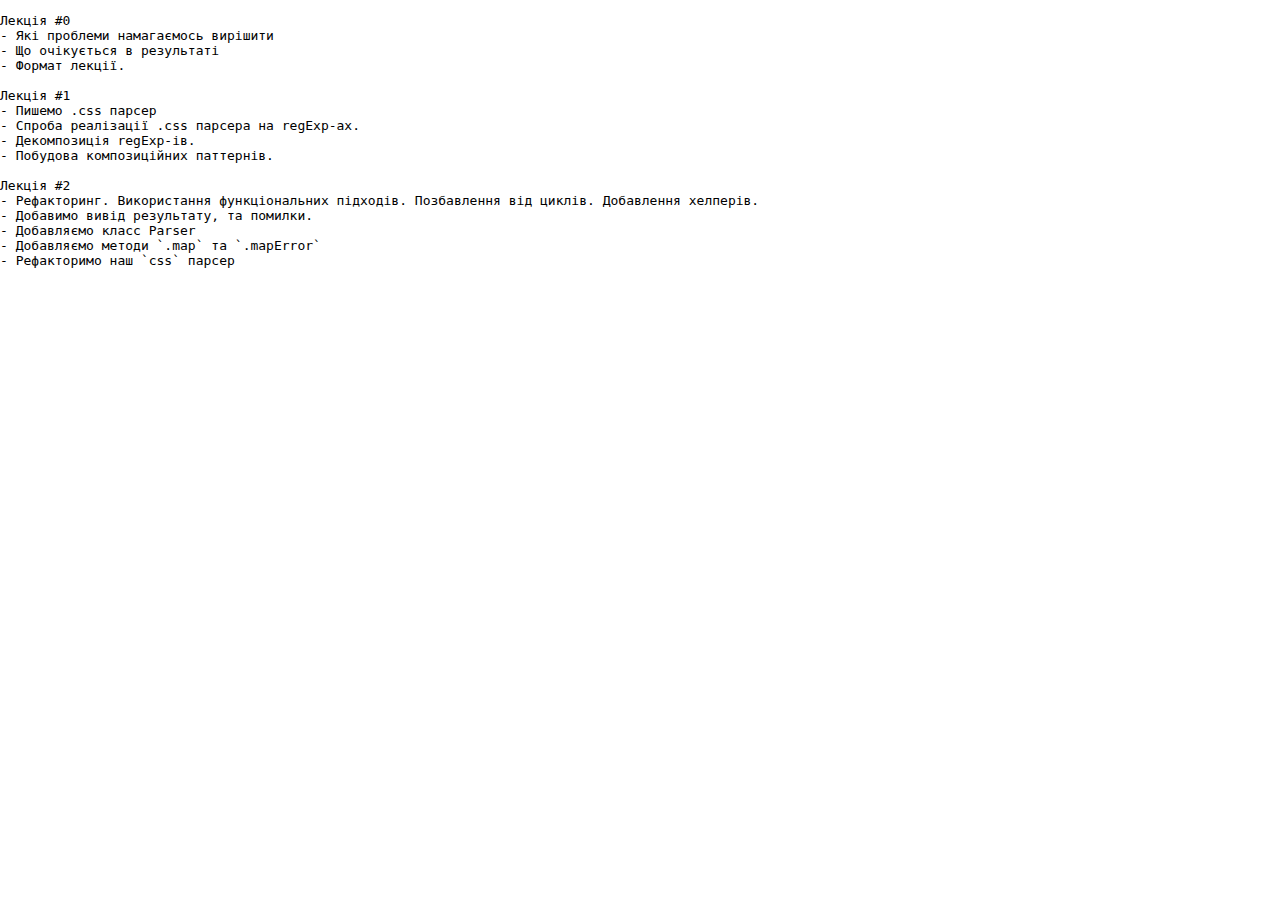
<file: index.html>
<!DOCTYPE html>
<html lang="en">
  <head>
    <meta charset="UTF-8" />
    <meta
      name="viewport"
      content="width=device-width, user-scalable=no, initial-scale=1.0, maximum-scale=1.0, minimum-scale=1.0"
    />
    <meta http-equiv="X-UA-Compatible" content="ie=edge" />
    <title>Document</title>
    <link rel="stylesheet" href="styles/common.css" />
  </head>
  <body>
    <pre>
Лекція #0
- Які проблеми намагаємось вирішити
- Що очікується в результаті
- Формат лекції.

Лекція #1
- Пишемо .css парсер
- Спроба реалізації .css парсера на regExp-ах.
- Декомпозиція regExp-ів.
- Побудова композиційних паттернів.

Лекція #2
- Рефакторинг. Використання функціональних підходів. Позбавлення від циклів. Добавлення хелперів.
- Добавимо вивід результату, та помилки.
- Добавляємо класс Parser
- Добавляємо методи `.map` та `.mapError`
- Рефакторимо наш `css` парсер

    </pre>
  </body>
</html>
</file>
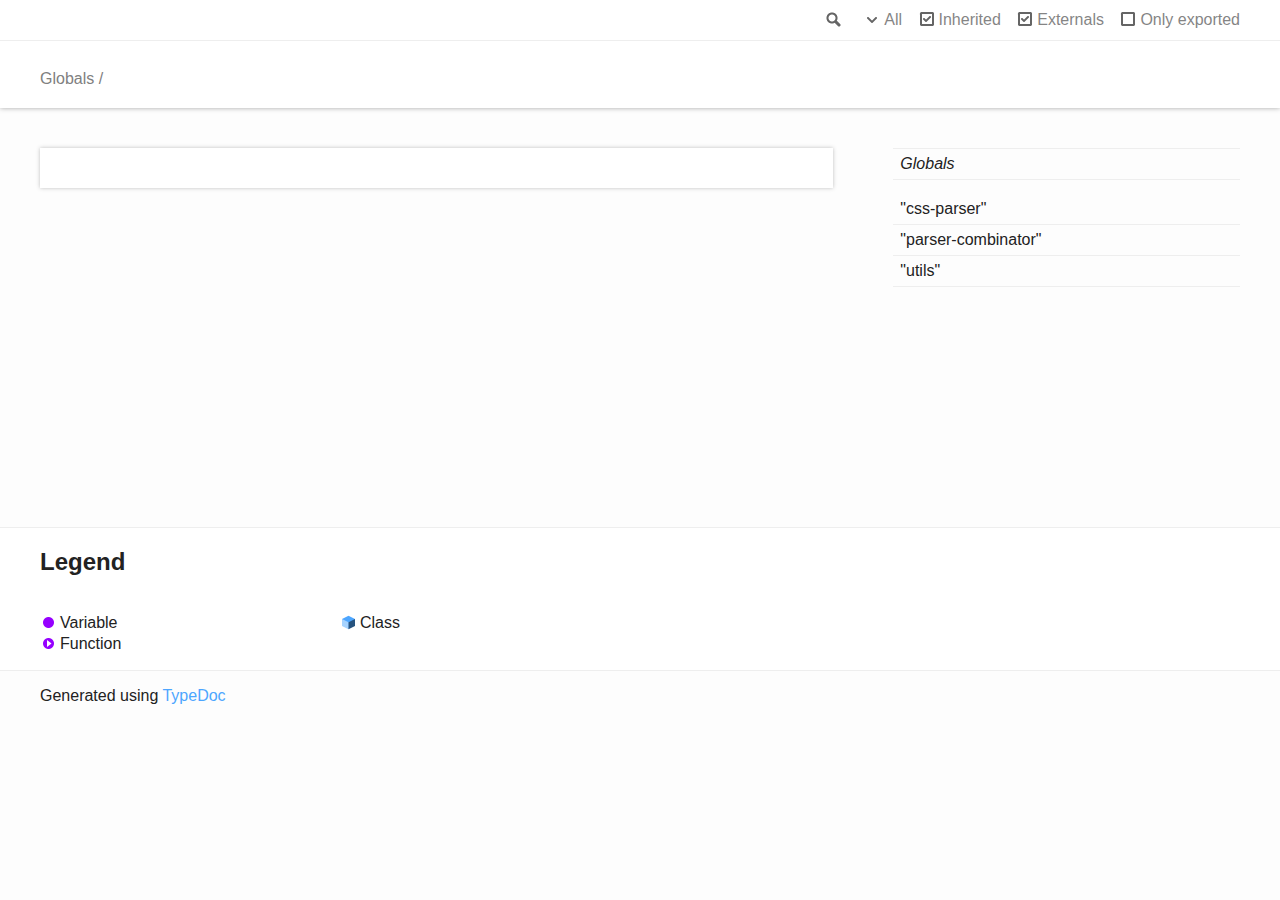
<file: docs/index.html>
<!doctype html>
<html class="default no-js">
<head>
	<meta charset="utf-8">
	<meta http-equiv="X-UA-Compatible" content="IE=edge">
	<title></title>
	<meta name="description" content="Documentation for ">
	<meta name="viewport" content="width=device-width, initial-scale=1">
	<link rel="stylesheet" href="assets/css/main.css">
</head>
<body>
<header>
	<div class="tsd-page-toolbar">
		<div class="container">
			<div class="table-wrap">
				<div class="table-cell" id="tsd-search" data-index="assets/js/search.json" data-base=".">
					<div class="field">
						<label for="tsd-search-field" class="tsd-widget search no-caption">Search</label>
						<input id="tsd-search-field" type="text" />
					</div>
					<ul class="results">
						<li class="state loading">Preparing search index...</li>
						<li class="state failure">The search index is not available</li>
					</ul>
					<a href="index.html" class="title"></a>
				</div>
				<div class="table-cell" id="tsd-widgets">
					<div id="tsd-filter">
						<a href="#" class="tsd-widget options no-caption" data-toggle="options">Options</a>
						<div class="tsd-filter-group">
							<div class="tsd-select" id="tsd-filter-visibility">
								<span class="tsd-select-label">All</span>
								<ul class="tsd-select-list">
									<li data-value="public">Public</li>
									<li data-value="protected">Public/Protected</li>
									<li data-value="private" class="selected">All</li>
								</ul>
							</div>
							<input type="checkbox" id="tsd-filter-inherited" checked />
							<label class="tsd-widget" for="tsd-filter-inherited">Inherited</label>
							<input type="checkbox" id="tsd-filter-externals" checked />
							<label class="tsd-widget" for="tsd-filter-externals">Externals</label>
							<input type="checkbox" id="tsd-filter-only-exported" />
							<label class="tsd-widget" for="tsd-filter-only-exported">Only exported</label>
						</div>
					</div>
					<a href="#" class="tsd-widget menu no-caption" data-toggle="menu">Menu</a>
				</div>
			</div>
		</div>
	</div>
	<div class="tsd-page-title">
		<div class="container">
			<ul class="tsd-breadcrumb">
				<li>
					<a href="globals.html">Globals</a>
				</li>
			</ul>
			<h1></h1>
		</div>
	</div>
</header>
<div class="container container-main">
	<div class="row">
		<div class="col-8 col-content">
			<div class="tsd-panel tsd-typography">
			</div>
		</div>
		<div class="col-4 col-menu menu-sticky-wrap menu-highlight">
			<nav class="tsd-navigation primary">
				<ul>
					<li class="globals  ">
						<a href="globals.html"><em>Globals</em></a>
					</li>
					<li class=" tsd-kind-module">
						<a href="modules/_css_parser_.html">&quot;css-<wbr>parser&quot;</a>
					</li>
					<li class=" tsd-kind-module">
						<a href="modules/_parser_combinator_.html">&quot;parser-<wbr>combinator&quot;</a>
					</li>
					<li class=" tsd-kind-module">
						<a href="modules/_utils_.html">&quot;utils&quot;</a>
					</li>
				</ul>
			</nav>
			<nav class="tsd-navigation secondary menu-sticky">
				<ul class="before-current">
				</ul>
			</nav>
		</div>
	</div>
</div>
<footer class="with-border-bottom">
	<div class="container">
		<h2>Legend</h2>
		<div class="tsd-legend-group">
			<ul class="tsd-legend">
				<li class="tsd-kind-variable"><span class="tsd-kind-icon">Variable</span></li>
				<li class="tsd-kind-function"><span class="tsd-kind-icon">Function</span></li>
			</ul>
			<ul class="tsd-legend">
				<li class="tsd-kind-class"><span class="tsd-kind-icon">Class</span></li>
			</ul>
		</div>
	</div>
</footer>
<div class="container tsd-generator">
	<p>Generated using <a href="https://typedoc.org/" target="_blank">TypeDoc</a></p>
</div>
<div class="overlay"></div>
<script src="assets/js/main.js"></script>
</body>
</html>
</file>
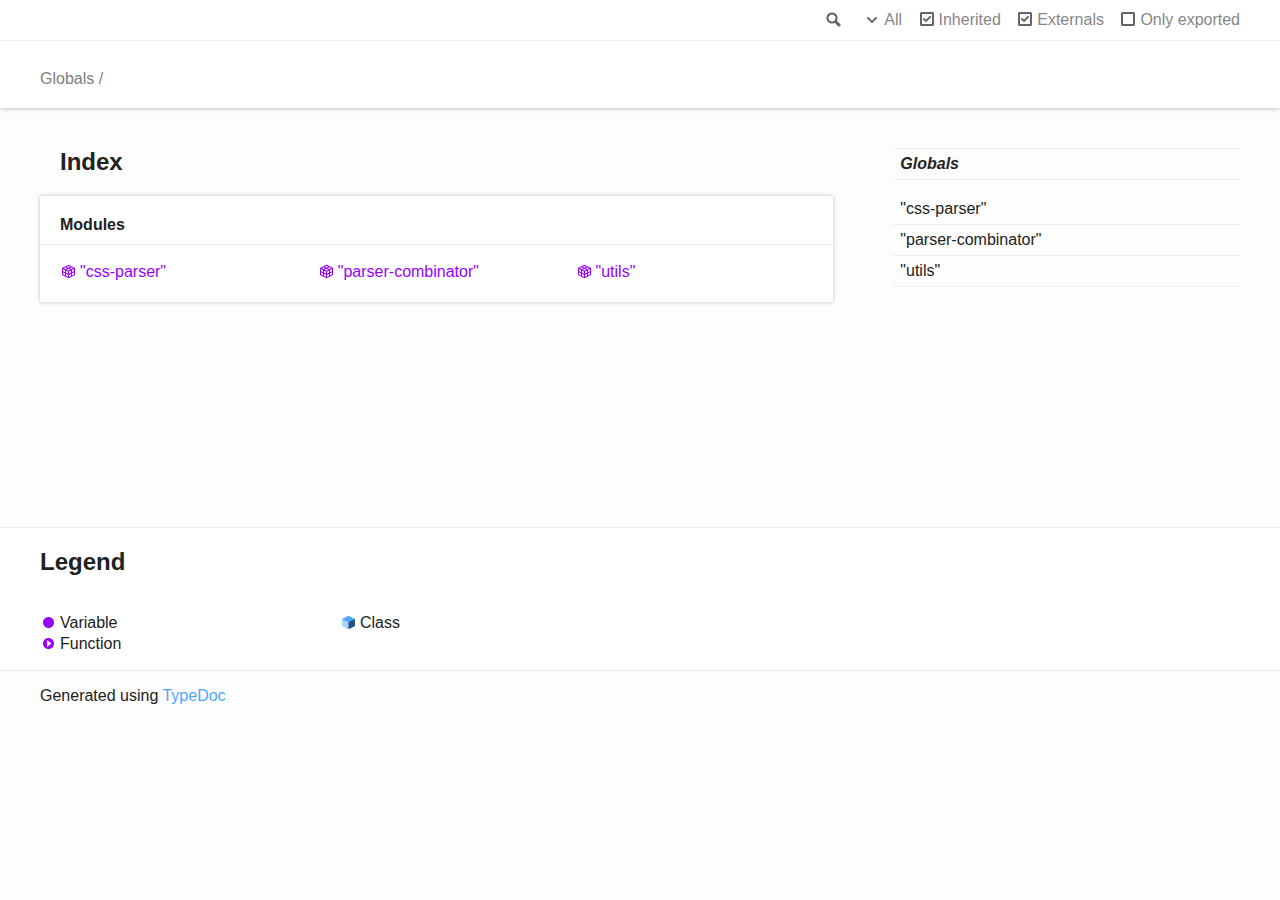
<file: docs/globals.html>
<!doctype html>
<html class="default no-js">
<head>
	<meta charset="utf-8">
	<meta http-equiv="X-UA-Compatible" content="IE=edge">
	<title></title>
	<meta name="description" content="Documentation for ">
	<meta name="viewport" content="width=device-width, initial-scale=1">
	<link rel="stylesheet" href="assets/css/main.css">
</head>
<body>
<header>
	<div class="tsd-page-toolbar">
		<div class="container">
			<div class="table-wrap">
				<div class="table-cell" id="tsd-search" data-index="assets/js/search.json" data-base=".">
					<div class="field">
						<label for="tsd-search-field" class="tsd-widget search no-caption">Search</label>
						<input id="tsd-search-field" type="text" />
					</div>
					<ul class="results">
						<li class="state loading">Preparing search index...</li>
						<li class="state failure">The search index is not available</li>
					</ul>
					<a href="index.html" class="title"></a>
				</div>
				<div class="table-cell" id="tsd-widgets">
					<div id="tsd-filter">
						<a href="#" class="tsd-widget options no-caption" data-toggle="options">Options</a>
						<div class="tsd-filter-group">
							<div class="tsd-select" id="tsd-filter-visibility">
								<span class="tsd-select-label">All</span>
								<ul class="tsd-select-list">
									<li data-value="public">Public</li>
									<li data-value="protected">Public/Protected</li>
									<li data-value="private" class="selected">All</li>
								</ul>
							</div>
							<input type="checkbox" id="tsd-filter-inherited" checked />
							<label class="tsd-widget" for="tsd-filter-inherited">Inherited</label>
							<input type="checkbox" id="tsd-filter-externals" checked />
							<label class="tsd-widget" for="tsd-filter-externals">Externals</label>
							<input type="checkbox" id="tsd-filter-only-exported" />
							<label class="tsd-widget" for="tsd-filter-only-exported">Only exported</label>
						</div>
					</div>
					<a href="#" class="tsd-widget menu no-caption" data-toggle="menu">Menu</a>
				</div>
			</div>
		</div>
	</div>
	<div class="tsd-page-title">
		<div class="container">
			<ul class="tsd-breadcrumb">
				<li>
					<a href="globals.html">Globals</a>
				</li>
			</ul>
			<h1></h1>
		</div>
	</div>
</header>
<div class="container container-main">
	<div class="row">
		<div class="col-8 col-content">
			<section class="tsd-panel-group tsd-index-group">
				<h2>Index</h2>
				<section class="tsd-panel tsd-index-panel">
					<div class="tsd-index-content">
						<section class="tsd-index-section ">
							<h3>Modules</h3>
							<ul class="tsd-index-list">
								<li class="tsd-kind-module"><a href="modules/_css_parser_.html" class="tsd-kind-icon">&quot;css-<wbr>parser&quot;</a></li>
								<li class="tsd-kind-module"><a href="modules/_parser_combinator_.html" class="tsd-kind-icon">&quot;parser-<wbr>combinator&quot;</a></li>
								<li class="tsd-kind-module"><a href="modules/_utils_.html" class="tsd-kind-icon">&quot;utils&quot;</a></li>
							</ul>
						</section>
					</div>
				</section>
			</section>
		</div>
		<div class="col-4 col-menu menu-sticky-wrap menu-highlight">
			<nav class="tsd-navigation primary">
				<ul>
					<li class="globals current ">
						<a href="globals.html"><em>Globals</em></a>
					</li>
					<li class=" tsd-kind-module">
						<a href="modules/_css_parser_.html">&quot;css-<wbr>parser&quot;</a>
					</li>
					<li class=" tsd-kind-module">
						<a href="modules/_parser_combinator_.html">&quot;parser-<wbr>combinator&quot;</a>
					</li>
					<li class=" tsd-kind-module">
						<a href="modules/_utils_.html">&quot;utils&quot;</a>
					</li>
				</ul>
			</nav>
			<nav class="tsd-navigation secondary menu-sticky">
				<ul class="before-current">
				</ul>
			</nav>
		</div>
	</div>
</div>
<footer class="with-border-bottom">
	<div class="container">
		<h2>Legend</h2>
		<div class="tsd-legend-group">
			<ul class="tsd-legend">
				<li class="tsd-kind-variable"><span class="tsd-kind-icon">Variable</span></li>
				<li class="tsd-kind-function"><span class="tsd-kind-icon">Function</span></li>
			</ul>
			<ul class="tsd-legend">
				<li class="tsd-kind-class"><span class="tsd-kind-icon">Class</span></li>
			</ul>
		</div>
	</div>
</footer>
<div class="container tsd-generator">
	<p>Generated using <a href="https://typedoc.org/" target="_blank">TypeDoc</a></p>
</div>
<div class="overlay"></div>
<script src="assets/js/main.js"></script>
</body>
</html>
</file>
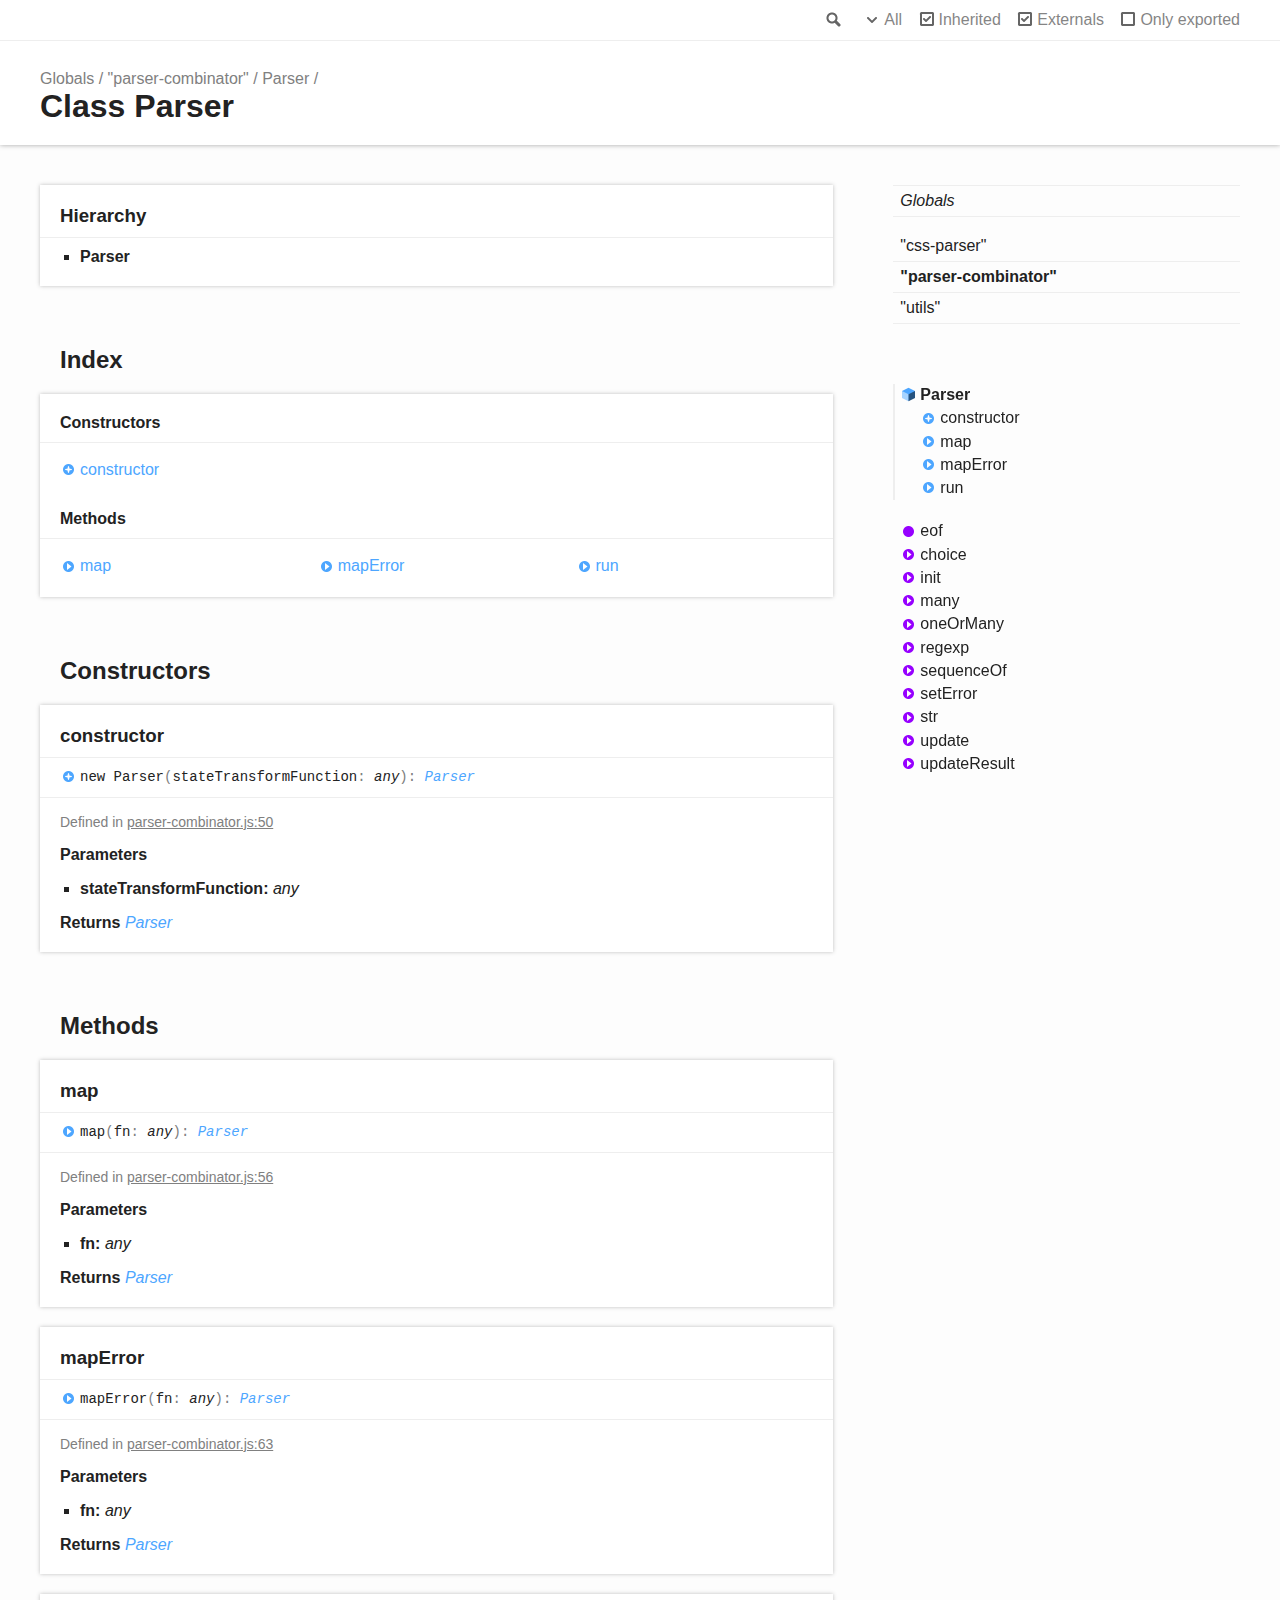
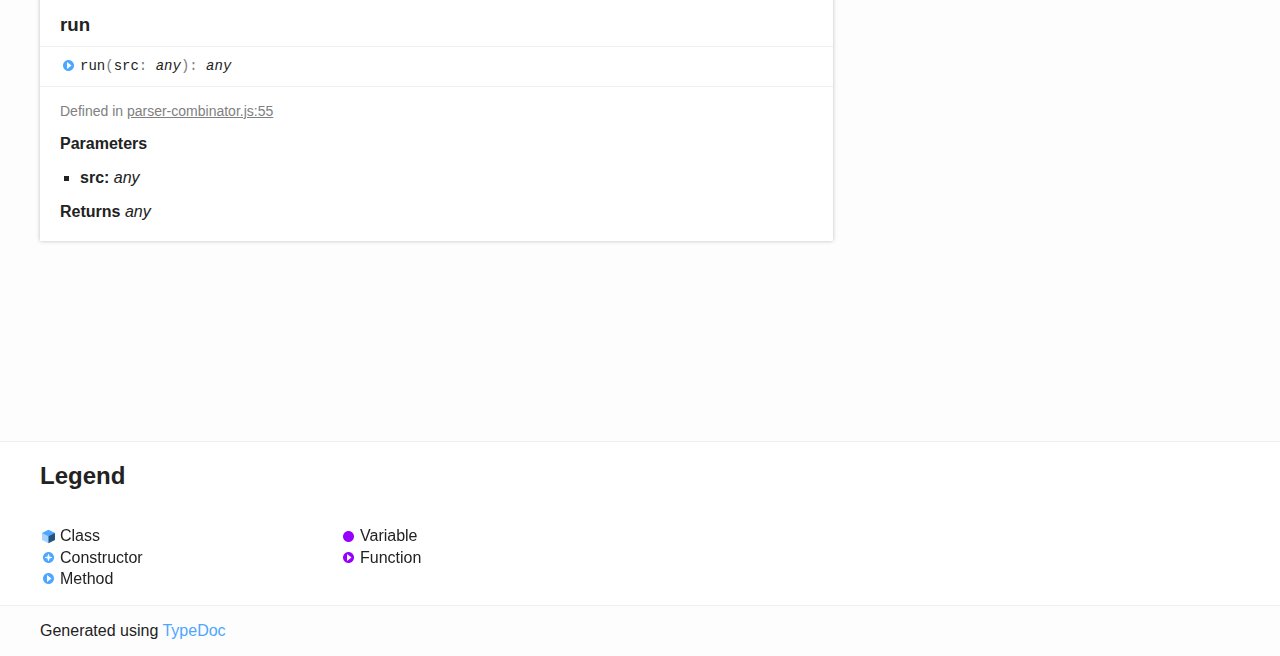
<file: docs/classes/_parser_combinator_.parser.html>
<!doctype html>
<html class="default no-js">
<head>
	<meta charset="utf-8">
	<meta http-equiv="X-UA-Compatible" content="IE=edge">
	<title>Parser | </title>
	<meta name="description" content="Documentation for ">
	<meta name="viewport" content="width=device-width, initial-scale=1">
	<link rel="stylesheet" href="../assets/css/main.css">
</head>
<body>
<header>
	<div class="tsd-page-toolbar">
		<div class="container">
			<div class="table-wrap">
				<div class="table-cell" id="tsd-search" data-index="../assets/js/search.json" data-base="..">
					<div class="field">
						<label for="tsd-search-field" class="tsd-widget search no-caption">Search</label>
						<input id="tsd-search-field" type="text" />
					</div>
					<ul class="results">
						<li class="state loading">Preparing search index...</li>
						<li class="state failure">The search index is not available</li>
					</ul>
					<a href="../index.html" class="title"></a>
				</div>
				<div class="table-cell" id="tsd-widgets">
					<div id="tsd-filter">
						<a href="#" class="tsd-widget options no-caption" data-toggle="options">Options</a>
						<div class="tsd-filter-group">
							<div class="tsd-select" id="tsd-filter-visibility">
								<span class="tsd-select-label">All</span>
								<ul class="tsd-select-list">
									<li data-value="public">Public</li>
									<li data-value="protected">Public/Protected</li>
									<li data-value="private" class="selected">All</li>
								</ul>
							</div>
							<input type="checkbox" id="tsd-filter-inherited" checked />
							<label class="tsd-widget" for="tsd-filter-inherited">Inherited</label>
							<input type="checkbox" id="tsd-filter-externals" checked />
							<label class="tsd-widget" for="tsd-filter-externals">Externals</label>
							<input type="checkbox" id="tsd-filter-only-exported" />
							<label class="tsd-widget" for="tsd-filter-only-exported">Only exported</label>
						</div>
					</div>
					<a href="#" class="tsd-widget menu no-caption" data-toggle="menu">Menu</a>
				</div>
			</div>
		</div>
	</div>
	<div class="tsd-page-title">
		<div class="container">
			<ul class="tsd-breadcrumb">
				<li>
					<a href="../globals.html">Globals</a>
				</li>
				<li>
					<a href="../modules/_parser_combinator_.html">&quot;parser-combinator&quot;</a>
				</li>
				<li>
					<a href="_parser_combinator_.parser.html">Parser</a>
				</li>
			</ul>
			<h1>Class Parser</h1>
		</div>
	</div>
</header>
<div class="container container-main">
	<div class="row">
		<div class="col-8 col-content">
			<section class="tsd-panel tsd-hierarchy">
				<h3>Hierarchy</h3>
				<ul class="tsd-hierarchy">
					<li>
						<span class="target">Parser</span>
					</li>
				</ul>
			</section>
			<section class="tsd-panel-group tsd-index-group">
				<h2>Index</h2>
				<section class="tsd-panel tsd-index-panel">
					<div class="tsd-index-content">
						<section class="tsd-index-section tsd-is-not-exported">
							<h3>Constructors</h3>
							<ul class="tsd-index-list">
								<li class="tsd-kind-constructor tsd-parent-kind-class tsd-is-not-exported"><a href="_parser_combinator_.parser.html#constructor" class="tsd-kind-icon">constructor</a></li>
							</ul>
						</section>
						<section class="tsd-index-section tsd-is-not-exported">
							<h3>Methods</h3>
							<ul class="tsd-index-list">
								<li class="tsd-kind-method tsd-parent-kind-class tsd-is-not-exported"><a href="_parser_combinator_.parser.html#map" class="tsd-kind-icon">map</a></li>
								<li class="tsd-kind-method tsd-parent-kind-class tsd-is-not-exported"><a href="_parser_combinator_.parser.html#maperror" class="tsd-kind-icon">map<wbr>Error</a></li>
								<li class="tsd-kind-method tsd-parent-kind-class tsd-is-not-exported"><a href="_parser_combinator_.parser.html#run" class="tsd-kind-icon">run</a></li>
							</ul>
						</section>
					</div>
				</section>
			</section>
			<section class="tsd-panel-group tsd-member-group tsd-is-not-exported">
				<h2>Constructors</h2>
				<section class="tsd-panel tsd-member tsd-kind-constructor tsd-parent-kind-class tsd-is-not-exported">
					<a name="constructor" class="tsd-anchor"></a>
					<h3>constructor</h3>
					<ul class="tsd-signatures tsd-kind-constructor tsd-parent-kind-class tsd-is-not-exported">
						<li class="tsd-signature tsd-kind-icon">new <wbr>Parser<span class="tsd-signature-symbol">(</span>stateTransformFunction<span class="tsd-signature-symbol">: </span><span class="tsd-signature-type">any</span><span class="tsd-signature-symbol">)</span><span class="tsd-signature-symbol">: </span><a href="_parser_combinator_.parser.html" class="tsd-signature-type">Parser</a></li>
					</ul>
					<ul class="tsd-descriptions">
						<li class="tsd-description">
							<aside class="tsd-sources">
								<ul>
									<li>Defined in <a href="https://github.com/neformal13/computer-science-lectures/blob/0aba1d7/src/parser-combinator.js#L50">parser-combinator.js:50</a></li>
								</ul>
							</aside>
							<h4 class="tsd-parameters-title">Parameters</h4>
							<ul class="tsd-parameters">
								<li>
									<h5>stateTransformFunction: <span class="tsd-signature-type">any</span></h5>
								</li>
							</ul>
							<h4 class="tsd-returns-title">Returns <a href="_parser_combinator_.parser.html" class="tsd-signature-type">Parser</a></h4>
						</li>
					</ul>
				</section>
			</section>
			<section class="tsd-panel-group tsd-member-group tsd-is-not-exported">
				<h2>Methods</h2>
				<section class="tsd-panel tsd-member tsd-kind-method tsd-parent-kind-class tsd-is-not-exported">
					<a name="map" class="tsd-anchor"></a>
					<h3>map</h3>
					<ul class="tsd-signatures tsd-kind-method tsd-parent-kind-class tsd-is-not-exported">
						<li class="tsd-signature tsd-kind-icon">map<span class="tsd-signature-symbol">(</span>fn<span class="tsd-signature-symbol">: </span><span class="tsd-signature-type">any</span><span class="tsd-signature-symbol">)</span><span class="tsd-signature-symbol">: </span><a href="_parser_combinator_.parser.html" class="tsd-signature-type">Parser</a></li>
					</ul>
					<ul class="tsd-descriptions">
						<li class="tsd-description">
							<aside class="tsd-sources">
								<ul>
									<li>Defined in <a href="https://github.com/neformal13/computer-science-lectures/blob/0aba1d7/src/parser-combinator.js#L56">parser-combinator.js:56</a></li>
								</ul>
							</aside>
							<h4 class="tsd-parameters-title">Parameters</h4>
							<ul class="tsd-parameters">
								<li>
									<h5>fn: <span class="tsd-signature-type">any</span></h5>
								</li>
							</ul>
							<h4 class="tsd-returns-title">Returns <a href="_parser_combinator_.parser.html" class="tsd-signature-type">Parser</a></h4>
						</li>
					</ul>
				</section>
				<section class="tsd-panel tsd-member tsd-kind-method tsd-parent-kind-class tsd-is-not-exported">
					<a name="maperror" class="tsd-anchor"></a>
					<h3>map<wbr>Error</h3>
					<ul class="tsd-signatures tsd-kind-method tsd-parent-kind-class tsd-is-not-exported">
						<li class="tsd-signature tsd-kind-icon">map<wbr>Error<span class="tsd-signature-symbol">(</span>fn<span class="tsd-signature-symbol">: </span><span class="tsd-signature-type">any</span><span class="tsd-signature-symbol">)</span><span class="tsd-signature-symbol">: </span><a href="_parser_combinator_.parser.html" class="tsd-signature-type">Parser</a></li>
					</ul>
					<ul class="tsd-descriptions">
						<li class="tsd-description">
							<aside class="tsd-sources">
								<ul>
									<li>Defined in <a href="https://github.com/neformal13/computer-science-lectures/blob/0aba1d7/src/parser-combinator.js#L63">parser-combinator.js:63</a></li>
								</ul>
							</aside>
							<h4 class="tsd-parameters-title">Parameters</h4>
							<ul class="tsd-parameters">
								<li>
									<h5>fn: <span class="tsd-signature-type">any</span></h5>
								</li>
							</ul>
							<h4 class="tsd-returns-title">Returns <a href="_parser_combinator_.parser.html" class="tsd-signature-type">Parser</a></h4>
						</li>
					</ul>
				</section>
				<section class="tsd-panel tsd-member tsd-kind-method tsd-parent-kind-class tsd-is-not-exported">
					<a name="run" class="tsd-anchor"></a>
					<h3>run</h3>
					<ul class="tsd-signatures tsd-kind-method tsd-parent-kind-class tsd-is-not-exported">
						<li class="tsd-signature tsd-kind-icon">run<span class="tsd-signature-symbol">(</span>src<span class="tsd-signature-symbol">: </span><span class="tsd-signature-type">any</span><span class="tsd-signature-symbol">)</span><span class="tsd-signature-symbol">: </span><span class="tsd-signature-type">any</span></li>
					</ul>
					<ul class="tsd-descriptions">
						<li class="tsd-description">
							<aside class="tsd-sources">
								<ul>
									<li>Defined in <a href="https://github.com/neformal13/computer-science-lectures/blob/0aba1d7/src/parser-combinator.js#L55">parser-combinator.js:55</a></li>
								</ul>
							</aside>
							<h4 class="tsd-parameters-title">Parameters</h4>
							<ul class="tsd-parameters">
								<li>
									<h5>src: <span class="tsd-signature-type">any</span></h5>
								</li>
							</ul>
							<h4 class="tsd-returns-title">Returns <span class="tsd-signature-type">any</span></h4>
						</li>
					</ul>
				</section>
			</section>
		</div>
		<div class="col-4 col-menu menu-sticky-wrap menu-highlight">
			<nav class="tsd-navigation primary">
				<ul>
					<li class="globals  ">
						<a href="../globals.html"><em>Globals</em></a>
					</li>
					<li class=" tsd-kind-module">
						<a href="../modules/_css_parser_.html">&quot;css-<wbr>parser&quot;</a>
					</li>
					<li class="current tsd-kind-module">
						<a href="../modules/_parser_combinator_.html">&quot;parser-<wbr>combinator&quot;</a>
					</li>
					<li class=" tsd-kind-module">
						<a href="../modules/_utils_.html">&quot;utils&quot;</a>
					</li>
				</ul>
			</nav>
			<nav class="tsd-navigation secondary menu-sticky">
				<ul class="before-current">
				</ul>
				<ul class="current">
					<li class="current tsd-kind-class tsd-parent-kind-module tsd-is-not-exported">
						<a href="_parser_combinator_.parser.html" class="tsd-kind-icon">Parser</a>
						<ul>
							<li class=" tsd-kind-constructor tsd-parent-kind-class tsd-is-not-exported">
								<a href="_parser_combinator_.parser.html#constructor" class="tsd-kind-icon">constructor</a>
							</li>
							<li class=" tsd-kind-method tsd-parent-kind-class tsd-is-not-exported">
								<a href="_parser_combinator_.parser.html#map" class="tsd-kind-icon">map</a>
							</li>
							<li class=" tsd-kind-method tsd-parent-kind-class tsd-is-not-exported">
								<a href="_parser_combinator_.parser.html#maperror" class="tsd-kind-icon">map<wbr>Error</a>
							</li>
							<li class=" tsd-kind-method tsd-parent-kind-class tsd-is-not-exported">
								<a href="_parser_combinator_.parser.html#run" class="tsd-kind-icon">run</a>
							</li>
						</ul>
					</li>
				</ul>
				<ul class="after-current">
					<li class=" tsd-kind-variable tsd-parent-kind-module">
						<a href="../modules/_parser_combinator_.html#eof" class="tsd-kind-icon">eof</a>
					</li>
					<li class=" tsd-kind-function tsd-parent-kind-module">
						<a href="../modules/_parser_combinator_.html#choice" class="tsd-kind-icon">choice</a>
					</li>
					<li class=" tsd-kind-function tsd-parent-kind-module tsd-is-not-exported">
						<a href="../modules/_parser_combinator_.html#init" class="tsd-kind-icon">init</a>
					</li>
					<li class=" tsd-kind-function tsd-parent-kind-module">
						<a href="../modules/_parser_combinator_.html#many" class="tsd-kind-icon">many</a>
					</li>
					<li class=" tsd-kind-function tsd-parent-kind-module">
						<a href="../modules/_parser_combinator_.html#oneormany" class="tsd-kind-icon">one<wbr>OrMany</a>
					</li>
					<li class=" tsd-kind-function tsd-parent-kind-module">
						<a href="../modules/_parser_combinator_.html#regexp" class="tsd-kind-icon">regexp</a>
					</li>
					<li class=" tsd-kind-function tsd-parent-kind-module">
						<a href="../modules/_parser_combinator_.html#sequenceof" class="tsd-kind-icon">sequence<wbr>Of</a>
					</li>
					<li class=" tsd-kind-function tsd-parent-kind-module tsd-is-not-exported">
						<a href="../modules/_parser_combinator_.html#seterror" class="tsd-kind-icon">set<wbr>Error</a>
					</li>
					<li class=" tsd-kind-function tsd-parent-kind-module">
						<a href="../modules/_parser_combinator_.html#str" class="tsd-kind-icon">str</a>
					</li>
					<li class=" tsd-kind-function tsd-parent-kind-module tsd-is-not-exported">
						<a href="../modules/_parser_combinator_.html#update" class="tsd-kind-icon">update</a>
					</li>
					<li class=" tsd-kind-function tsd-parent-kind-module tsd-is-not-exported">
						<a href="../modules/_parser_combinator_.html#updateresult" class="tsd-kind-icon">update<wbr>Result</a>
					</li>
				</ul>
			</nav>
		</div>
	</div>
</div>
<footer class="with-border-bottom">
	<div class="container">
		<h2>Legend</h2>
		<div class="tsd-legend-group">
			<ul class="tsd-legend">
				<li class="tsd-kind-class"><span class="tsd-kind-icon">Class</span></li>
				<li class="tsd-kind-constructor tsd-parent-kind-class"><span class="tsd-kind-icon">Constructor</span></li>
				<li class="tsd-kind-method tsd-parent-kind-class"><span class="tsd-kind-icon">Method</span></li>
			</ul>
			<ul class="tsd-legend">
				<li class="tsd-kind-variable"><span class="tsd-kind-icon">Variable</span></li>
				<li class="tsd-kind-function"><span class="tsd-kind-icon">Function</span></li>
			</ul>
		</div>
	</div>
</footer>
<div class="container tsd-generator">
	<p>Generated using <a href="https://typedoc.org/" target="_blank">TypeDoc</a></p>
</div>
<div class="overlay"></div>
<script src="../assets/js/main.js"></script>
</body>
</html>
</file>
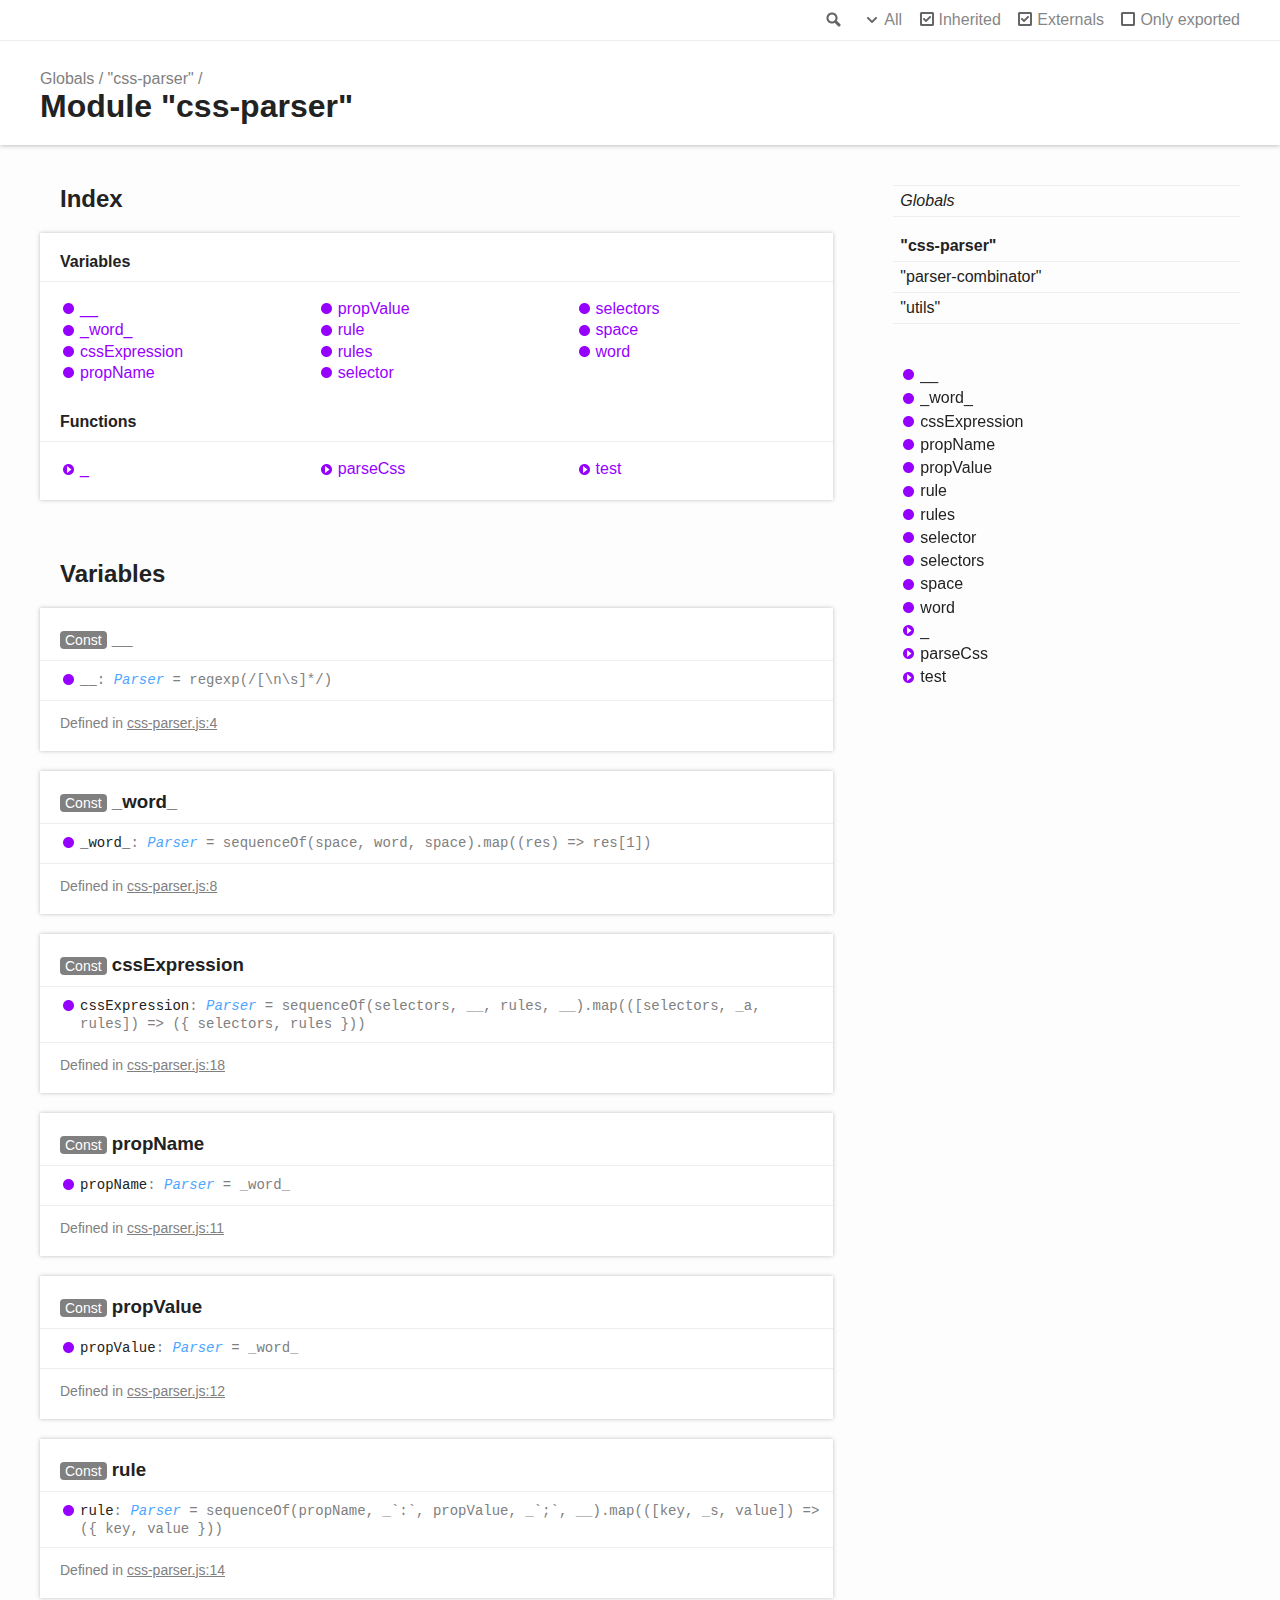
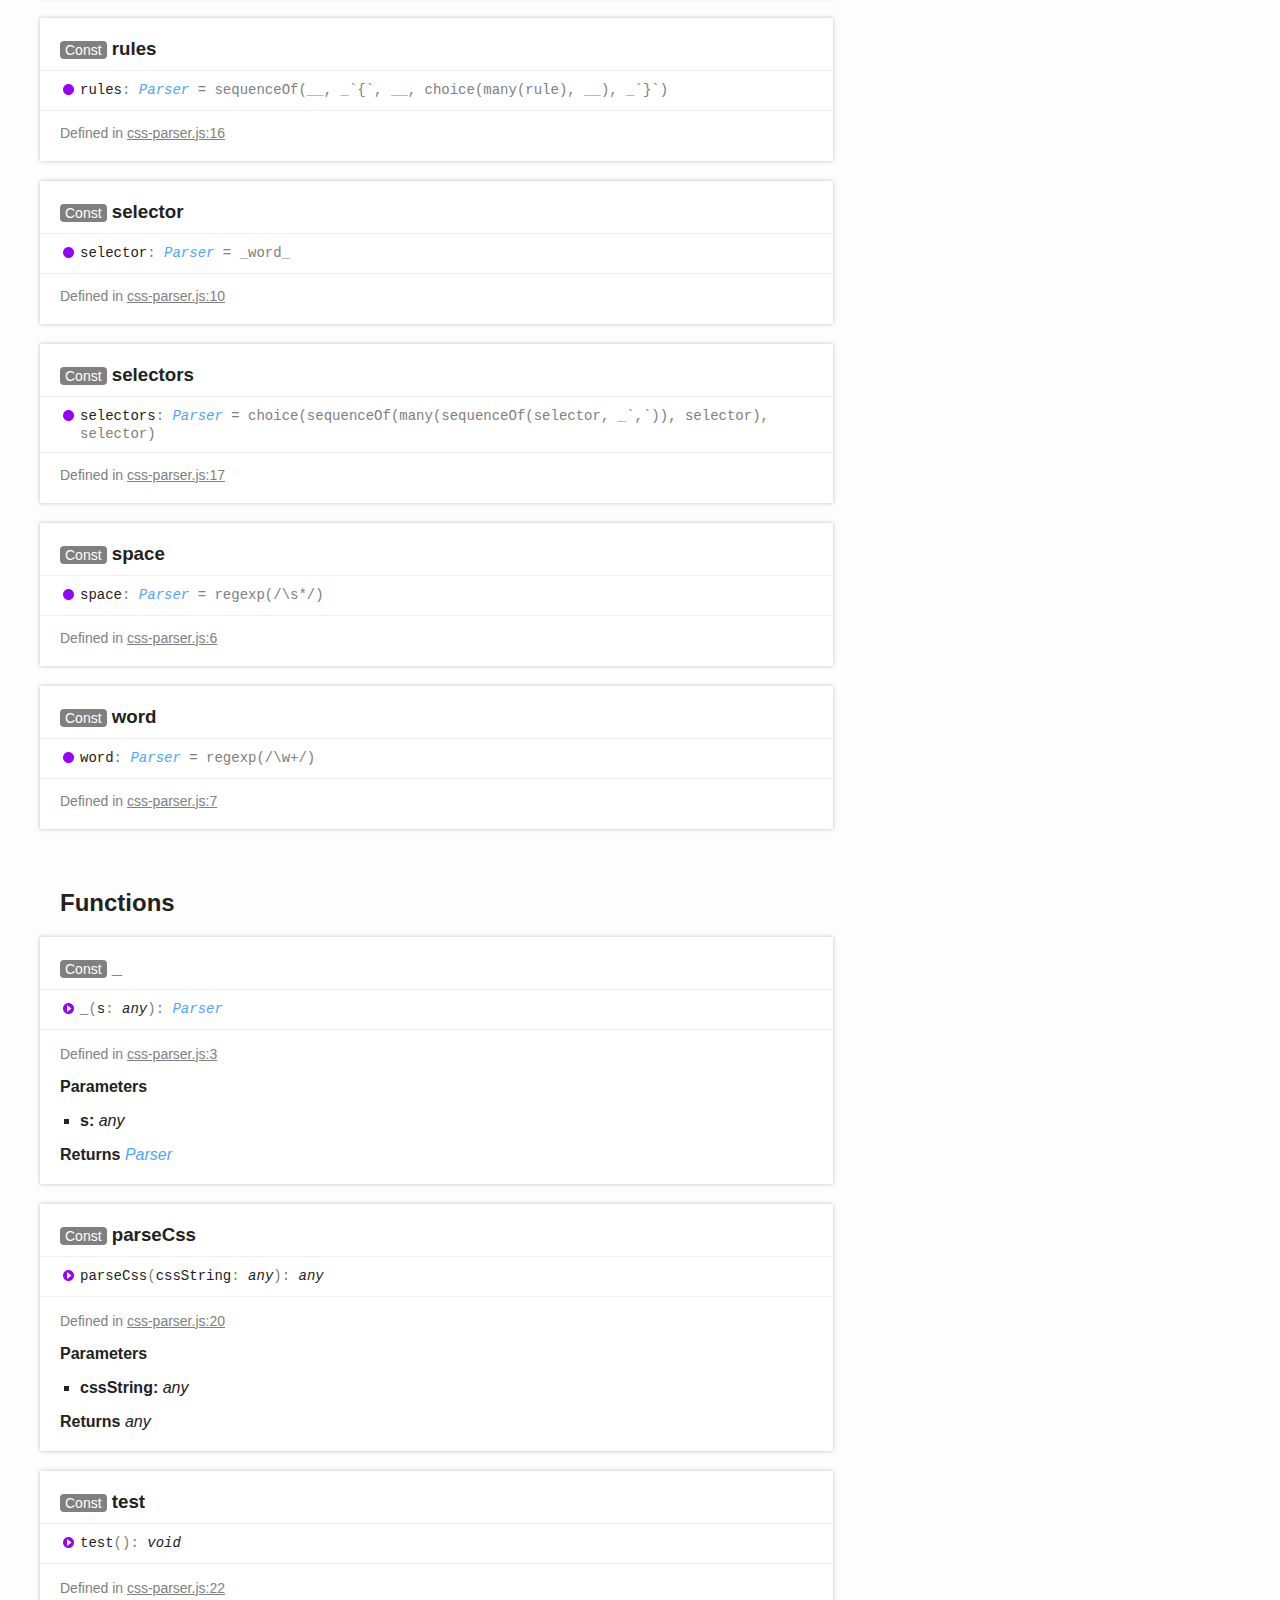
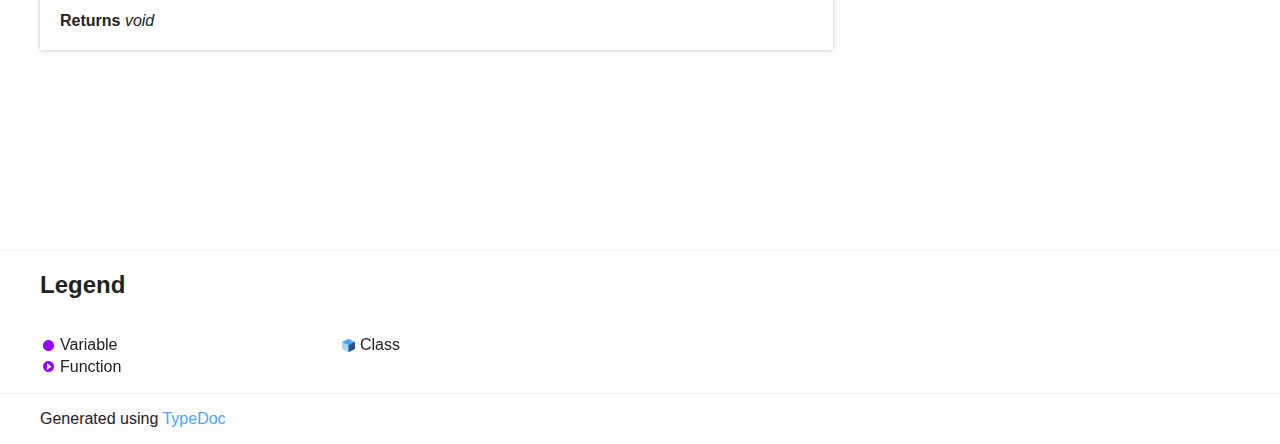
<file: docs/modules/_css_parser_.html>
<!doctype html>
<html class="default no-js">
<head>
	<meta charset="utf-8">
	<meta http-equiv="X-UA-Compatible" content="IE=edge">
	<title>&quot;css-parser&quot; | </title>
	<meta name="description" content="Documentation for ">
	<meta name="viewport" content="width=device-width, initial-scale=1">
	<link rel="stylesheet" href="../assets/css/main.css">
</head>
<body>
<header>
	<div class="tsd-page-toolbar">
		<div class="container">
			<div class="table-wrap">
				<div class="table-cell" id="tsd-search" data-index="../assets/js/search.json" data-base="..">
					<div class="field">
						<label for="tsd-search-field" class="tsd-widget search no-caption">Search</label>
						<input id="tsd-search-field" type="text" />
					</div>
					<ul class="results">
						<li class="state loading">Preparing search index...</li>
						<li class="state failure">The search index is not available</li>
					</ul>
					<a href="../index.html" class="title"></a>
				</div>
				<div class="table-cell" id="tsd-widgets">
					<div id="tsd-filter">
						<a href="#" class="tsd-widget options no-caption" data-toggle="options">Options</a>
						<div class="tsd-filter-group">
							<div class="tsd-select" id="tsd-filter-visibility">
								<span class="tsd-select-label">All</span>
								<ul class="tsd-select-list">
									<li data-value="public">Public</li>
									<li data-value="protected">Public/Protected</li>
									<li data-value="private" class="selected">All</li>
								</ul>
							</div>
							<input type="checkbox" id="tsd-filter-inherited" checked />
							<label class="tsd-widget" for="tsd-filter-inherited">Inherited</label>
							<input type="checkbox" id="tsd-filter-externals" checked />
							<label class="tsd-widget" for="tsd-filter-externals">Externals</label>
							<input type="checkbox" id="tsd-filter-only-exported" />
							<label class="tsd-widget" for="tsd-filter-only-exported">Only exported</label>
						</div>
					</div>
					<a href="#" class="tsd-widget menu no-caption" data-toggle="menu">Menu</a>
				</div>
			</div>
		</div>
	</div>
	<div class="tsd-page-title">
		<div class="container">
			<ul class="tsd-breadcrumb">
				<li>
					<a href="../globals.html">Globals</a>
				</li>
				<li>
					<a href="_css_parser_.html">&quot;css-parser&quot;</a>
				</li>
			</ul>
			<h1>Module &quot;css-parser&quot;</h1>
		</div>
	</div>
</header>
<div class="container container-main">
	<div class="row">
		<div class="col-8 col-content">
			<section class="tsd-panel-group tsd-index-group">
				<h2>Index</h2>
				<section class="tsd-panel tsd-index-panel">
					<div class="tsd-index-content">
						<section class="tsd-index-section tsd-is-not-exported">
							<h3>Variables</h3>
							<ul class="tsd-index-list">
								<li class="tsd-kind-variable tsd-parent-kind-module tsd-is-not-exported"><a href="_css_parser_.html#__" class="tsd-kind-icon">__</a></li>
								<li class="tsd-kind-variable tsd-parent-kind-module tsd-is-not-exported"><a href="_css_parser_.html#_word_" class="tsd-kind-icon">_word_</a></li>
								<li class="tsd-kind-variable tsd-parent-kind-module tsd-is-not-exported"><a href="_css_parser_.html#cssexpression" class="tsd-kind-icon">css<wbr>Expression</a></li>
								<li class="tsd-kind-variable tsd-parent-kind-module tsd-is-not-exported"><a href="_css_parser_.html#propname" class="tsd-kind-icon">prop<wbr>Name</a></li>
								<li class="tsd-kind-variable tsd-parent-kind-module tsd-is-not-exported"><a href="_css_parser_.html#propvalue" class="tsd-kind-icon">prop<wbr>Value</a></li>
								<li class="tsd-kind-variable tsd-parent-kind-module tsd-is-not-exported"><a href="_css_parser_.html#rule" class="tsd-kind-icon">rule</a></li>
								<li class="tsd-kind-variable tsd-parent-kind-module tsd-is-not-exported"><a href="_css_parser_.html#rules" class="tsd-kind-icon">rules</a></li>
								<li class="tsd-kind-variable tsd-parent-kind-module tsd-is-not-exported"><a href="_css_parser_.html#selector" class="tsd-kind-icon">selector</a></li>
								<li class="tsd-kind-variable tsd-parent-kind-module tsd-is-not-exported"><a href="_css_parser_.html#selectors" class="tsd-kind-icon">selectors</a></li>
								<li class="tsd-kind-variable tsd-parent-kind-module tsd-is-not-exported"><a href="_css_parser_.html#space" class="tsd-kind-icon">space</a></li>
								<li class="tsd-kind-variable tsd-parent-kind-module tsd-is-not-exported"><a href="_css_parser_.html#word" class="tsd-kind-icon">word</a></li>
							</ul>
						</section>
						<section class="tsd-index-section tsd-is-not-exported">
							<h3>Functions</h3>
							<ul class="tsd-index-list">
								<li class="tsd-kind-function tsd-parent-kind-module tsd-is-not-exported"><a href="_css_parser_.html#_" class="tsd-kind-icon">_</a></li>
								<li class="tsd-kind-function tsd-parent-kind-module tsd-is-not-exported"><a href="_css_parser_.html#parsecss" class="tsd-kind-icon">parse<wbr>Css</a></li>
								<li class="tsd-kind-function tsd-parent-kind-module tsd-is-not-exported"><a href="_css_parser_.html#test" class="tsd-kind-icon">test</a></li>
							</ul>
						</section>
					</div>
				</section>
			</section>
			<section class="tsd-panel-group tsd-member-group tsd-is-not-exported">
				<h2>Variables</h2>
				<section class="tsd-panel tsd-member tsd-kind-variable tsd-parent-kind-module tsd-is-not-exported">
					<a name="__" class="tsd-anchor"></a>
					<h3><span class="tsd-flag ts-flagConst">Const</span> __</h3>
					<div class="tsd-signature tsd-kind-icon">__<span class="tsd-signature-symbol">:</span> <a href="../classes/_parser_combinator_.parser.html" class="tsd-signature-type">Parser</a><span class="tsd-signature-symbol"> = regexp(/[\n\s]*/)</span></div>
					<aside class="tsd-sources">
						<ul>
							<li>Defined in <a href="https://github.com/neformal13/computer-science-lectures/blob/0aba1d7/src/css-parser.js#L4">css-parser.js:4</a></li>
						</ul>
					</aside>
				</section>
				<section class="tsd-panel tsd-member tsd-kind-variable tsd-parent-kind-module tsd-is-not-exported">
					<a name="_word_" class="tsd-anchor"></a>
					<h3><span class="tsd-flag ts-flagConst">Const</span> _word_</h3>
					<div class="tsd-signature tsd-kind-icon">_word_<span class="tsd-signature-symbol">:</span> <a href="../classes/_parser_combinator_.parser.html" class="tsd-signature-type">Parser</a><span class="tsd-signature-symbol"> = sequenceOf(space, word, space).map((res) &#x3D;&gt; res[1])</span></div>
					<aside class="tsd-sources">
						<ul>
							<li>Defined in <a href="https://github.com/neformal13/computer-science-lectures/blob/0aba1d7/src/css-parser.js#L8">css-parser.js:8</a></li>
						</ul>
					</aside>
				</section>
				<section class="tsd-panel tsd-member tsd-kind-variable tsd-parent-kind-module tsd-is-not-exported">
					<a name="cssexpression" class="tsd-anchor"></a>
					<h3><span class="tsd-flag ts-flagConst">Const</span> css<wbr>Expression</h3>
					<div class="tsd-signature tsd-kind-icon">css<wbr>Expression<span class="tsd-signature-symbol">:</span> <a href="../classes/_parser_combinator_.parser.html" class="tsd-signature-type">Parser</a><span class="tsd-signature-symbol"> = sequenceOf(selectors, __, rules, __).map(([selectors, _a, rules]) &#x3D;&gt; ({ selectors, rules }))</span></div>
					<aside class="tsd-sources">
						<ul>
							<li>Defined in <a href="https://github.com/neformal13/computer-science-lectures/blob/0aba1d7/src/css-parser.js#L18">css-parser.js:18</a></li>
						</ul>
					</aside>
				</section>
				<section class="tsd-panel tsd-member tsd-kind-variable tsd-parent-kind-module tsd-is-not-exported">
					<a name="propname" class="tsd-anchor"></a>
					<h3><span class="tsd-flag ts-flagConst">Const</span> prop<wbr>Name</h3>
					<div class="tsd-signature tsd-kind-icon">prop<wbr>Name<span class="tsd-signature-symbol">:</span> <a href="../classes/_parser_combinator_.parser.html" class="tsd-signature-type">Parser</a><span class="tsd-signature-symbol"> = _word_</span></div>
					<aside class="tsd-sources">
						<ul>
							<li>Defined in <a href="https://github.com/neformal13/computer-science-lectures/blob/0aba1d7/src/css-parser.js#L11">css-parser.js:11</a></li>
						</ul>
					</aside>
				</section>
				<section class="tsd-panel tsd-member tsd-kind-variable tsd-parent-kind-module tsd-is-not-exported">
					<a name="propvalue" class="tsd-anchor"></a>
					<h3><span class="tsd-flag ts-flagConst">Const</span> prop<wbr>Value</h3>
					<div class="tsd-signature tsd-kind-icon">prop<wbr>Value<span class="tsd-signature-symbol">:</span> <a href="../classes/_parser_combinator_.parser.html" class="tsd-signature-type">Parser</a><span class="tsd-signature-symbol"> = _word_</span></div>
					<aside class="tsd-sources">
						<ul>
							<li>Defined in <a href="https://github.com/neformal13/computer-science-lectures/blob/0aba1d7/src/css-parser.js#L12">css-parser.js:12</a></li>
						</ul>
					</aside>
				</section>
				<section class="tsd-panel tsd-member tsd-kind-variable tsd-parent-kind-module tsd-is-not-exported">
					<a name="rule" class="tsd-anchor"></a>
					<h3><span class="tsd-flag ts-flagConst">Const</span> rule</h3>
					<div class="tsd-signature tsd-kind-icon">rule<span class="tsd-signature-symbol">:</span> <a href="../classes/_parser_combinator_.parser.html" class="tsd-signature-type">Parser</a><span class="tsd-signature-symbol"> = sequenceOf(propName, _&#x60;:&#x60;, propValue, _&#x60;;&#x60;, __).map(([key, _s, value]) &#x3D;&gt; ({ key, value }))</span></div>
					<aside class="tsd-sources">
						<ul>
							<li>Defined in <a href="https://github.com/neformal13/computer-science-lectures/blob/0aba1d7/src/css-parser.js#L14">css-parser.js:14</a></li>
						</ul>
					</aside>
				</section>
				<section class="tsd-panel tsd-member tsd-kind-variable tsd-parent-kind-module tsd-is-not-exported">
					<a name="rules" class="tsd-anchor"></a>
					<h3><span class="tsd-flag ts-flagConst">Const</span> rules</h3>
					<div class="tsd-signature tsd-kind-icon">rules<span class="tsd-signature-symbol">:</span> <a href="../classes/_parser_combinator_.parser.html" class="tsd-signature-type">Parser</a><span class="tsd-signature-symbol"> = sequenceOf(__, _&#x60;{&#x60;, __, choice(many(rule), __), _&#x60;}&#x60;)</span></div>
					<aside class="tsd-sources">
						<ul>
							<li>Defined in <a href="https://github.com/neformal13/computer-science-lectures/blob/0aba1d7/src/css-parser.js#L16">css-parser.js:16</a></li>
						</ul>
					</aside>
				</section>
				<section class="tsd-panel tsd-member tsd-kind-variable tsd-parent-kind-module tsd-is-not-exported">
					<a name="selector" class="tsd-anchor"></a>
					<h3><span class="tsd-flag ts-flagConst">Const</span> selector</h3>
					<div class="tsd-signature tsd-kind-icon">selector<span class="tsd-signature-symbol">:</span> <a href="../classes/_parser_combinator_.parser.html" class="tsd-signature-type">Parser</a><span class="tsd-signature-symbol"> = _word_</span></div>
					<aside class="tsd-sources">
						<ul>
							<li>Defined in <a href="https://github.com/neformal13/computer-science-lectures/blob/0aba1d7/src/css-parser.js#L10">css-parser.js:10</a></li>
						</ul>
					</aside>
				</section>
				<section class="tsd-panel tsd-member tsd-kind-variable tsd-parent-kind-module tsd-is-not-exported">
					<a name="selectors" class="tsd-anchor"></a>
					<h3><span class="tsd-flag ts-flagConst">Const</span> selectors</h3>
					<div class="tsd-signature tsd-kind-icon">selectors<span class="tsd-signature-symbol">:</span> <a href="../classes/_parser_combinator_.parser.html" class="tsd-signature-type">Parser</a><span class="tsd-signature-symbol"> = choice(sequenceOf(many(sequenceOf(selector, _&#x60;,&#x60;)), selector), selector)</span></div>
					<aside class="tsd-sources">
						<ul>
							<li>Defined in <a href="https://github.com/neformal13/computer-science-lectures/blob/0aba1d7/src/css-parser.js#L17">css-parser.js:17</a></li>
						</ul>
					</aside>
				</section>
				<section class="tsd-panel tsd-member tsd-kind-variable tsd-parent-kind-module tsd-is-not-exported">
					<a name="space" class="tsd-anchor"></a>
					<h3><span class="tsd-flag ts-flagConst">Const</span> space</h3>
					<div class="tsd-signature tsd-kind-icon">space<span class="tsd-signature-symbol">:</span> <a href="../classes/_parser_combinator_.parser.html" class="tsd-signature-type">Parser</a><span class="tsd-signature-symbol"> = regexp(/\s*/)</span></div>
					<aside class="tsd-sources">
						<ul>
							<li>Defined in <a href="https://github.com/neformal13/computer-science-lectures/blob/0aba1d7/src/css-parser.js#L6">css-parser.js:6</a></li>
						</ul>
					</aside>
				</section>
				<section class="tsd-panel tsd-member tsd-kind-variable tsd-parent-kind-module tsd-is-not-exported">
					<a name="word" class="tsd-anchor"></a>
					<h3><span class="tsd-flag ts-flagConst">Const</span> word</h3>
					<div class="tsd-signature tsd-kind-icon">word<span class="tsd-signature-symbol">:</span> <a href="../classes/_parser_combinator_.parser.html" class="tsd-signature-type">Parser</a><span class="tsd-signature-symbol"> = regexp(/\w+/)</span></div>
					<aside class="tsd-sources">
						<ul>
							<li>Defined in <a href="https://github.com/neformal13/computer-science-lectures/blob/0aba1d7/src/css-parser.js#L7">css-parser.js:7</a></li>
						</ul>
					</aside>
				</section>
			</section>
			<section class="tsd-panel-group tsd-member-group tsd-is-not-exported">
				<h2>Functions</h2>
				<section class="tsd-panel tsd-member tsd-kind-function tsd-parent-kind-module tsd-is-not-exported">
					<a name="_" class="tsd-anchor"></a>
					<h3><span class="tsd-flag ts-flagConst">Const</span> _</h3>
					<ul class="tsd-signatures tsd-kind-function tsd-parent-kind-module tsd-is-not-exported">
						<li class="tsd-signature tsd-kind-icon">_<span class="tsd-signature-symbol">(</span>s<span class="tsd-signature-symbol">: </span><span class="tsd-signature-type">any</span><span class="tsd-signature-symbol">)</span><span class="tsd-signature-symbol">: </span><a href="../classes/_parser_combinator_.parser.html" class="tsd-signature-type">Parser</a></li>
					</ul>
					<ul class="tsd-descriptions">
						<li class="tsd-description">
							<aside class="tsd-sources">
								<ul>
									<li>Defined in <a href="https://github.com/neformal13/computer-science-lectures/blob/0aba1d7/src/css-parser.js#L3">css-parser.js:3</a></li>
								</ul>
							</aside>
							<h4 class="tsd-parameters-title">Parameters</h4>
							<ul class="tsd-parameters">
								<li>
									<h5>s: <span class="tsd-signature-type">any</span></h5>
								</li>
							</ul>
							<h4 class="tsd-returns-title">Returns <a href="../classes/_parser_combinator_.parser.html" class="tsd-signature-type">Parser</a></h4>
						</li>
					</ul>
				</section>
				<section class="tsd-panel tsd-member tsd-kind-function tsd-parent-kind-module tsd-is-not-exported">
					<a name="parsecss" class="tsd-anchor"></a>
					<h3><span class="tsd-flag ts-flagConst">Const</span> parse<wbr>Css</h3>
					<ul class="tsd-signatures tsd-kind-function tsd-parent-kind-module tsd-is-not-exported">
						<li class="tsd-signature tsd-kind-icon">parse<wbr>Css<span class="tsd-signature-symbol">(</span>cssString<span class="tsd-signature-symbol">: </span><span class="tsd-signature-type">any</span><span class="tsd-signature-symbol">)</span><span class="tsd-signature-symbol">: </span><span class="tsd-signature-type">any</span></li>
					</ul>
					<ul class="tsd-descriptions">
						<li class="tsd-description">
							<aside class="tsd-sources">
								<ul>
									<li>Defined in <a href="https://github.com/neformal13/computer-science-lectures/blob/0aba1d7/src/css-parser.js#L20">css-parser.js:20</a></li>
								</ul>
							</aside>
							<h4 class="tsd-parameters-title">Parameters</h4>
							<ul class="tsd-parameters">
								<li>
									<h5>cssString: <span class="tsd-signature-type">any</span></h5>
								</li>
							</ul>
							<h4 class="tsd-returns-title">Returns <span class="tsd-signature-type">any</span></h4>
						</li>
					</ul>
				</section>
				<section class="tsd-panel tsd-member tsd-kind-function tsd-parent-kind-module tsd-is-not-exported">
					<a name="test" class="tsd-anchor"></a>
					<h3><span class="tsd-flag ts-flagConst">Const</span> test</h3>
					<ul class="tsd-signatures tsd-kind-function tsd-parent-kind-module tsd-is-not-exported">
						<li class="tsd-signature tsd-kind-icon">test<span class="tsd-signature-symbol">(</span><span class="tsd-signature-symbol">)</span><span class="tsd-signature-symbol">: </span><span class="tsd-signature-type">void</span></li>
					</ul>
					<ul class="tsd-descriptions">
						<li class="tsd-description">
							<aside class="tsd-sources">
								<ul>
									<li>Defined in <a href="https://github.com/neformal13/computer-science-lectures/blob/0aba1d7/src/css-parser.js#L22">css-parser.js:22</a></li>
								</ul>
							</aside>
							<h4 class="tsd-returns-title">Returns <span class="tsd-signature-type">void</span></h4>
						</li>
					</ul>
				</section>
			</section>
		</div>
		<div class="col-4 col-menu menu-sticky-wrap menu-highlight">
			<nav class="tsd-navigation primary">
				<ul>
					<li class="globals  ">
						<a href="../globals.html"><em>Globals</em></a>
					</li>
					<li class="current tsd-kind-module">
						<a href="_css_parser_.html">&quot;css-<wbr>parser&quot;</a>
					</li>
					<li class=" tsd-kind-module">
						<a href="_parser_combinator_.html">&quot;parser-<wbr>combinator&quot;</a>
					</li>
					<li class=" tsd-kind-module">
						<a href="_utils_.html">&quot;utils&quot;</a>
					</li>
				</ul>
			</nav>
			<nav class="tsd-navigation secondary menu-sticky">
				<ul class="before-current">
					<li class=" tsd-kind-variable tsd-parent-kind-module tsd-is-not-exported">
						<a href="_css_parser_.html#__" class="tsd-kind-icon">__</a>
					</li>
					<li class=" tsd-kind-variable tsd-parent-kind-module tsd-is-not-exported">
						<a href="_css_parser_.html#_word_" class="tsd-kind-icon">_word_</a>
					</li>
					<li class=" tsd-kind-variable tsd-parent-kind-module tsd-is-not-exported">
						<a href="_css_parser_.html#cssexpression" class="tsd-kind-icon">css<wbr>Expression</a>
					</li>
					<li class=" tsd-kind-variable tsd-parent-kind-module tsd-is-not-exported">
						<a href="_css_parser_.html#propname" class="tsd-kind-icon">prop<wbr>Name</a>
					</li>
					<li class=" tsd-kind-variable tsd-parent-kind-module tsd-is-not-exported">
						<a href="_css_parser_.html#propvalue" class="tsd-kind-icon">prop<wbr>Value</a>
					</li>
					<li class=" tsd-kind-variable tsd-parent-kind-module tsd-is-not-exported">
						<a href="_css_parser_.html#rule" class="tsd-kind-icon">rule</a>
					</li>
					<li class=" tsd-kind-variable tsd-parent-kind-module tsd-is-not-exported">
						<a href="_css_parser_.html#rules" class="tsd-kind-icon">rules</a>
					</li>
					<li class=" tsd-kind-variable tsd-parent-kind-module tsd-is-not-exported">
						<a href="_css_parser_.html#selector" class="tsd-kind-icon">selector</a>
					</li>
					<li class=" tsd-kind-variable tsd-parent-kind-module tsd-is-not-exported">
						<a href="_css_parser_.html#selectors" class="tsd-kind-icon">selectors</a>
					</li>
					<li class=" tsd-kind-variable tsd-parent-kind-module tsd-is-not-exported">
						<a href="_css_parser_.html#space" class="tsd-kind-icon">space</a>
					</li>
					<li class=" tsd-kind-variable tsd-parent-kind-module tsd-is-not-exported">
						<a href="_css_parser_.html#word" class="tsd-kind-icon">word</a>
					</li>
					<li class=" tsd-kind-function tsd-parent-kind-module tsd-is-not-exported">
						<a href="_css_parser_.html#_" class="tsd-kind-icon">_</a>
					</li>
					<li class=" tsd-kind-function tsd-parent-kind-module tsd-is-not-exported">
						<a href="_css_parser_.html#parsecss" class="tsd-kind-icon">parse<wbr>Css</a>
					</li>
					<li class=" tsd-kind-function tsd-parent-kind-module tsd-is-not-exported">
						<a href="_css_parser_.html#test" class="tsd-kind-icon">test</a>
					</li>
				</ul>
			</nav>
		</div>
	</div>
</div>
<footer class="with-border-bottom">
	<div class="container">
		<h2>Legend</h2>
		<div class="tsd-legend-group">
			<ul class="tsd-legend">
				<li class="tsd-kind-variable"><span class="tsd-kind-icon">Variable</span></li>
				<li class="tsd-kind-function"><span class="tsd-kind-icon">Function</span></li>
			</ul>
			<ul class="tsd-legend">
				<li class="tsd-kind-class"><span class="tsd-kind-icon">Class</span></li>
			</ul>
		</div>
	</div>
</footer>
<div class="container tsd-generator">
	<p>Generated using <a href="https://typedoc.org/" target="_blank">TypeDoc</a></p>
</div>
<div class="overlay"></div>
<script src="../assets/js/main.js"></script>
</body>
</html>
</file>
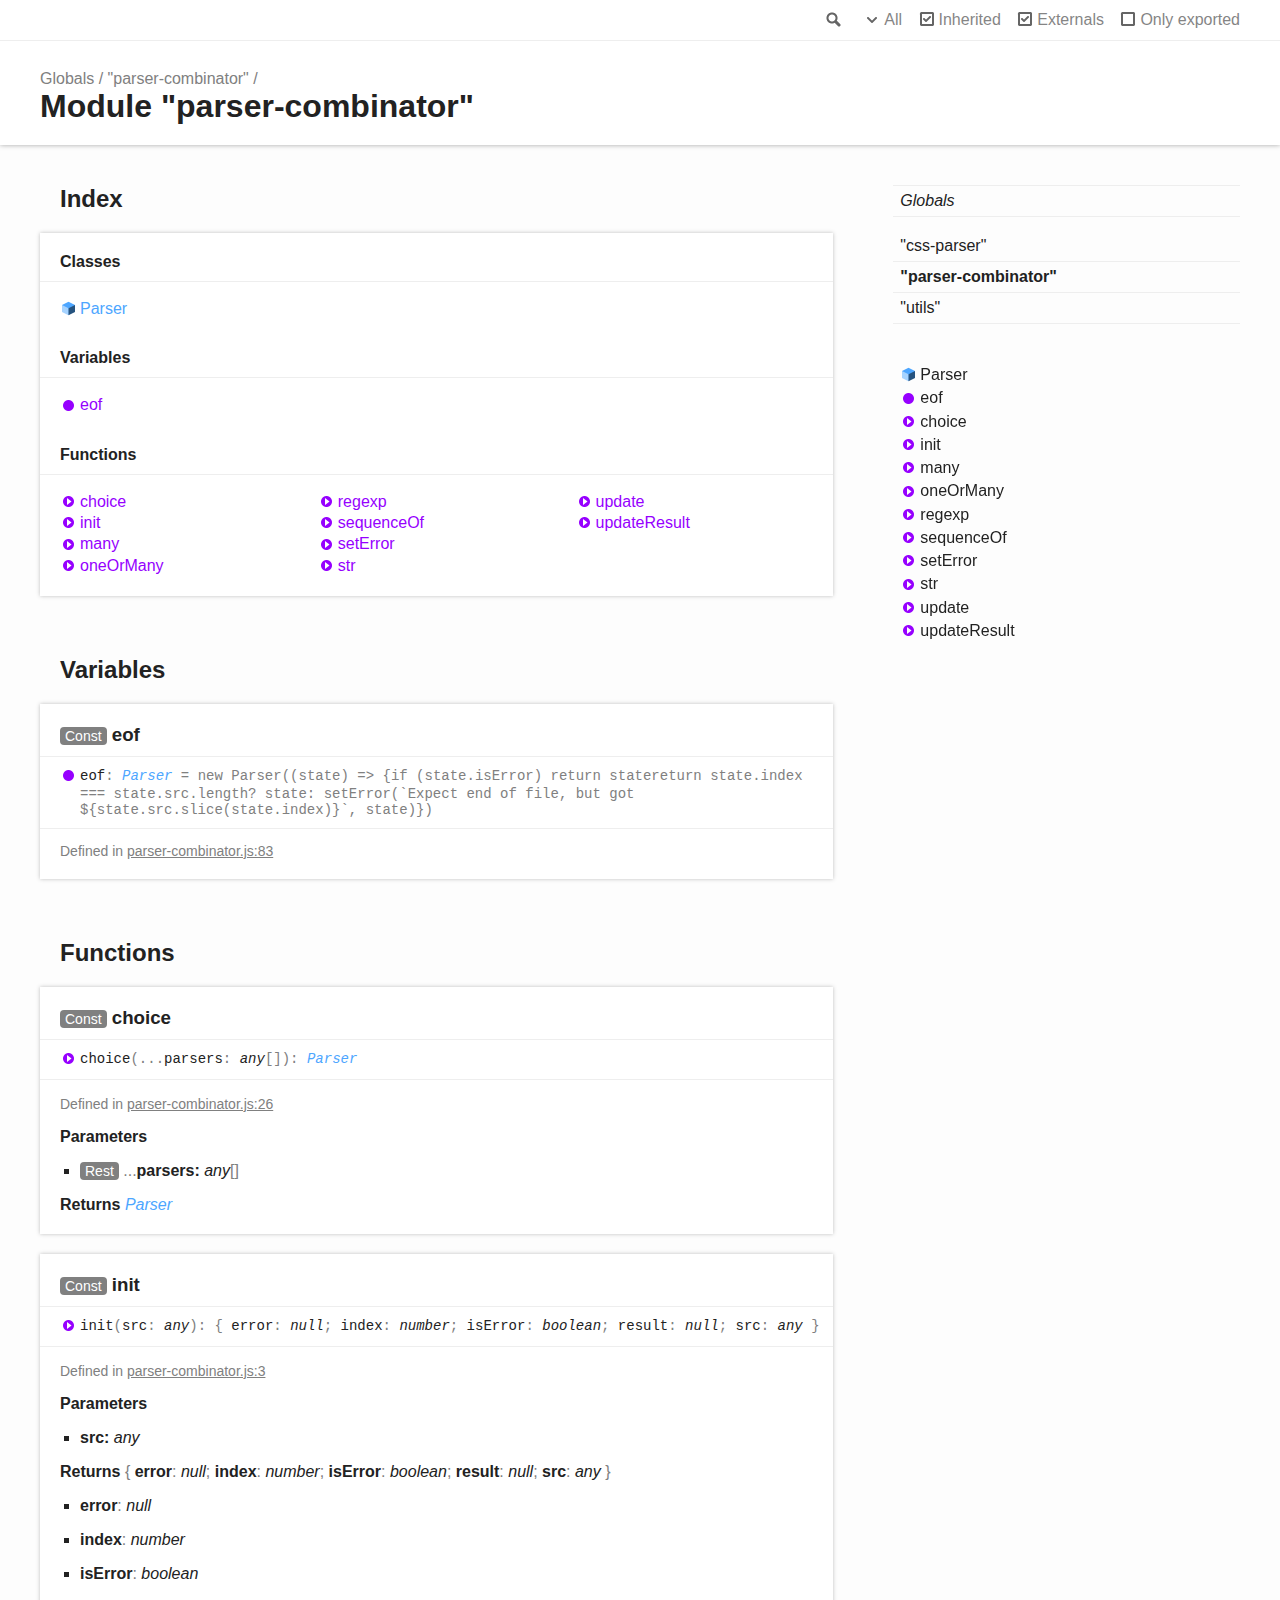
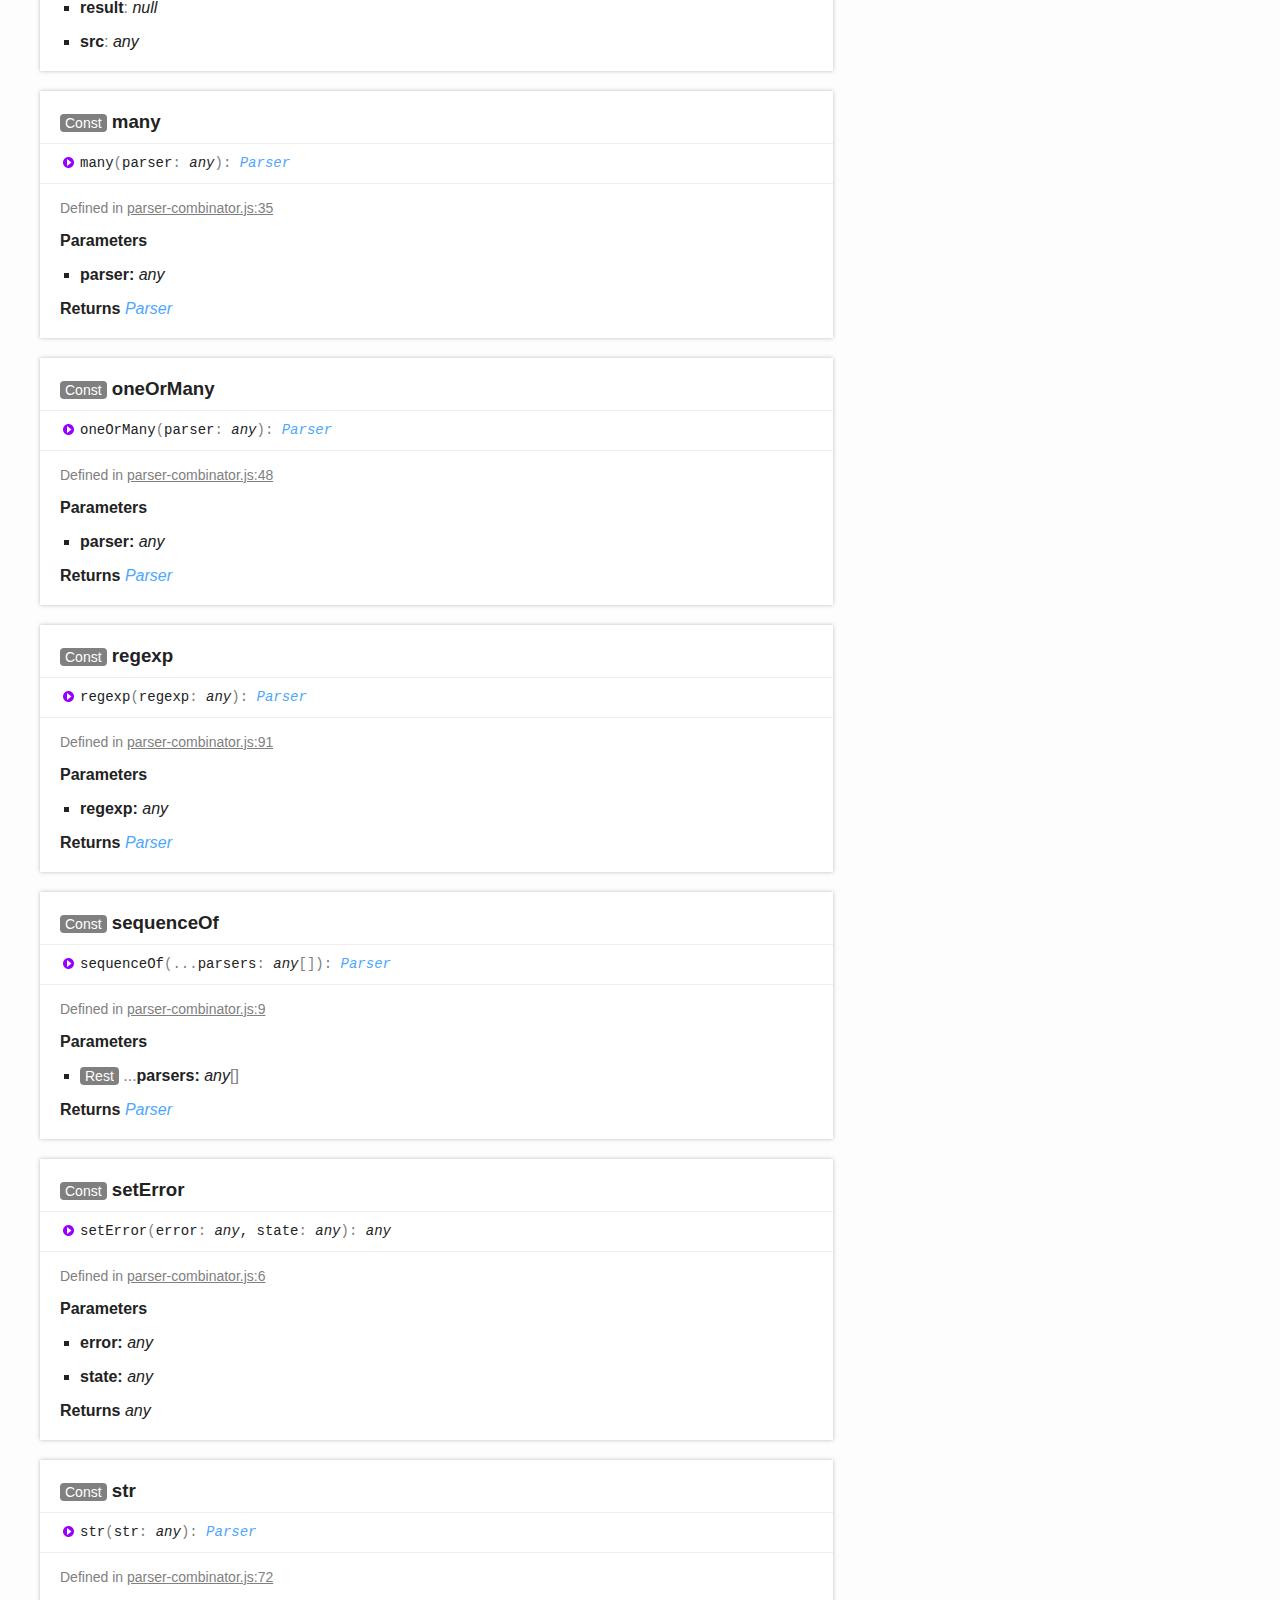
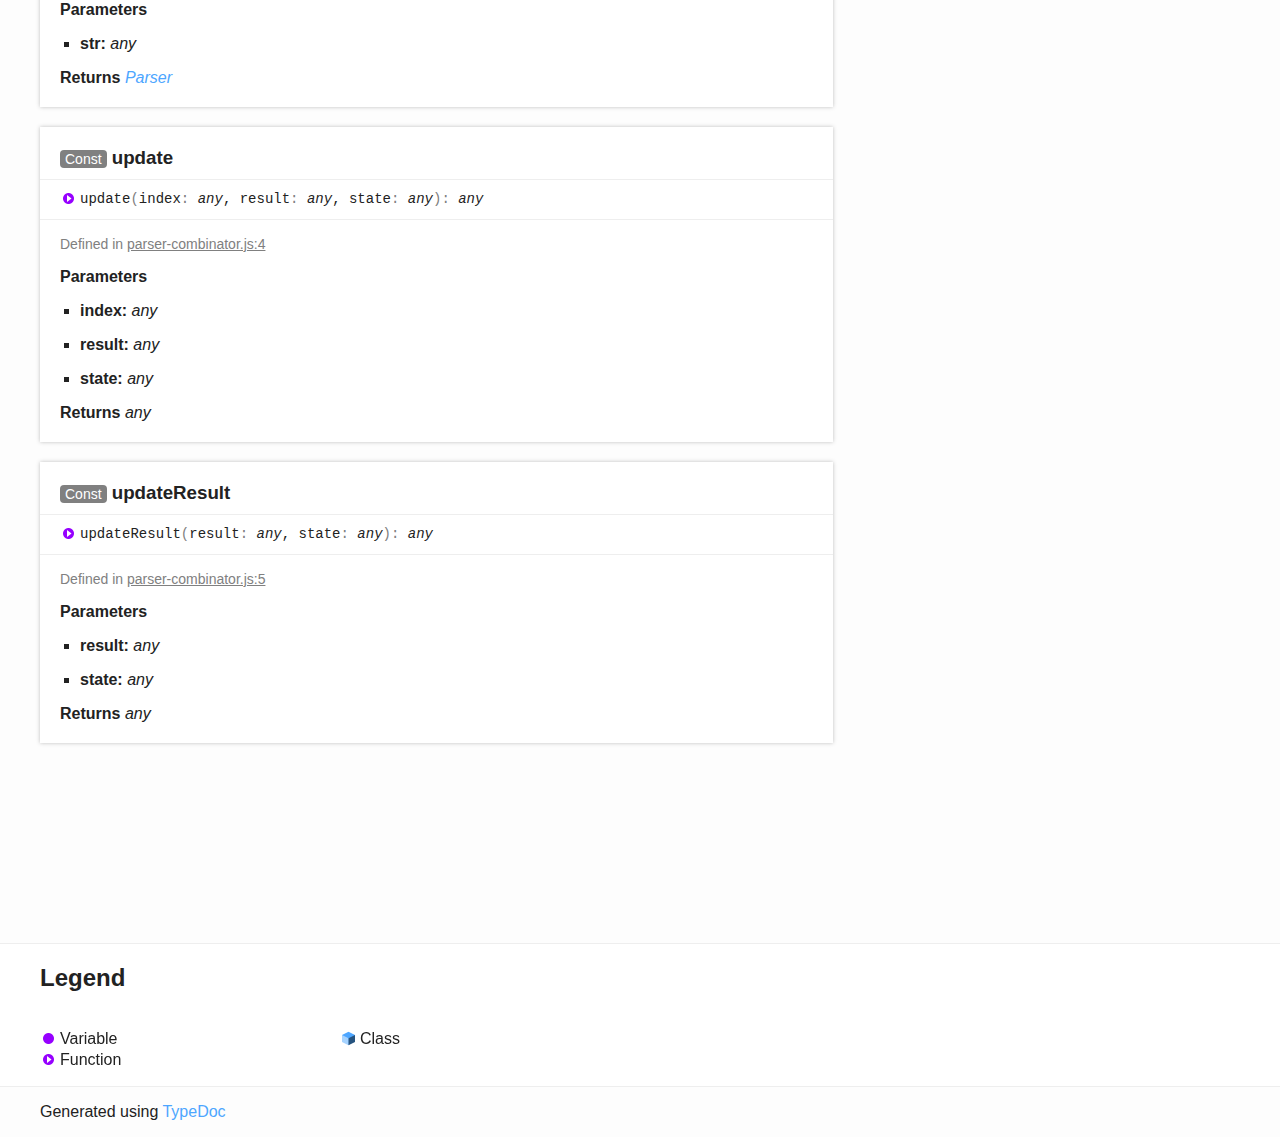
<file: docs/modules/_parser_combinator_.html>
<!doctype html>
<html class="default no-js">
<head>
	<meta charset="utf-8">
	<meta http-equiv="X-UA-Compatible" content="IE=edge">
	<title>&quot;parser-combinator&quot; | </title>
	<meta name="description" content="Documentation for ">
	<meta name="viewport" content="width=device-width, initial-scale=1">
	<link rel="stylesheet" href="../assets/css/main.css">
</head>
<body>
<header>
	<div class="tsd-page-toolbar">
		<div class="container">
			<div class="table-wrap">
				<div class="table-cell" id="tsd-search" data-index="../assets/js/search.json" data-base="..">
					<div class="field">
						<label for="tsd-search-field" class="tsd-widget search no-caption">Search</label>
						<input id="tsd-search-field" type="text" />
					</div>
					<ul class="results">
						<li class="state loading">Preparing search index...</li>
						<li class="state failure">The search index is not available</li>
					</ul>
					<a href="../index.html" class="title"></a>
				</div>
				<div class="table-cell" id="tsd-widgets">
					<div id="tsd-filter">
						<a href="#" class="tsd-widget options no-caption" data-toggle="options">Options</a>
						<div class="tsd-filter-group">
							<div class="tsd-select" id="tsd-filter-visibility">
								<span class="tsd-select-label">All</span>
								<ul class="tsd-select-list">
									<li data-value="public">Public</li>
									<li data-value="protected">Public/Protected</li>
									<li data-value="private" class="selected">All</li>
								</ul>
							</div>
							<input type="checkbox" id="tsd-filter-inherited" checked />
							<label class="tsd-widget" for="tsd-filter-inherited">Inherited</label>
							<input type="checkbox" id="tsd-filter-externals" checked />
							<label class="tsd-widget" for="tsd-filter-externals">Externals</label>
							<input type="checkbox" id="tsd-filter-only-exported" />
							<label class="tsd-widget" for="tsd-filter-only-exported">Only exported</label>
						</div>
					</div>
					<a href="#" class="tsd-widget menu no-caption" data-toggle="menu">Menu</a>
				</div>
			</div>
		</div>
	</div>
	<div class="tsd-page-title">
		<div class="container">
			<ul class="tsd-breadcrumb">
				<li>
					<a href="../globals.html">Globals</a>
				</li>
				<li>
					<a href="_parser_combinator_.html">&quot;parser-combinator&quot;</a>
				</li>
			</ul>
			<h1>Module &quot;parser-combinator&quot;</h1>
		</div>
	</div>
</header>
<div class="container container-main">
	<div class="row">
		<div class="col-8 col-content">
			<section class="tsd-panel-group tsd-index-group">
				<h2>Index</h2>
				<section class="tsd-panel tsd-index-panel">
					<div class="tsd-index-content">
						<section class="tsd-index-section tsd-is-not-exported">
							<h3>Classes</h3>
							<ul class="tsd-index-list">
								<li class="tsd-kind-class tsd-parent-kind-module tsd-is-not-exported"><a href="../classes/_parser_combinator_.parser.html" class="tsd-kind-icon">Parser</a></li>
							</ul>
						</section>
						<section class="tsd-index-section ">
							<h3>Variables</h3>
							<ul class="tsd-index-list">
								<li class="tsd-kind-variable tsd-parent-kind-module"><a href="_parser_combinator_.html#eof" class="tsd-kind-icon">eof</a></li>
							</ul>
						</section>
						<section class="tsd-index-section ">
							<h3>Functions</h3>
							<ul class="tsd-index-list">
								<li class="tsd-kind-function tsd-parent-kind-module"><a href="_parser_combinator_.html#choice" class="tsd-kind-icon">choice</a></li>
								<li class="tsd-kind-function tsd-parent-kind-module tsd-is-not-exported"><a href="_parser_combinator_.html#init" class="tsd-kind-icon">init</a></li>
								<li class="tsd-kind-function tsd-parent-kind-module"><a href="_parser_combinator_.html#many" class="tsd-kind-icon">many</a></li>
								<li class="tsd-kind-function tsd-parent-kind-module"><a href="_parser_combinator_.html#oneormany" class="tsd-kind-icon">one<wbr>OrMany</a></li>
								<li class="tsd-kind-function tsd-parent-kind-module"><a href="_parser_combinator_.html#regexp" class="tsd-kind-icon">regexp</a></li>
								<li class="tsd-kind-function tsd-parent-kind-module"><a href="_parser_combinator_.html#sequenceof" class="tsd-kind-icon">sequence<wbr>Of</a></li>
								<li class="tsd-kind-function tsd-parent-kind-module tsd-is-not-exported"><a href="_parser_combinator_.html#seterror" class="tsd-kind-icon">set<wbr>Error</a></li>
								<li class="tsd-kind-function tsd-parent-kind-module"><a href="_parser_combinator_.html#str" class="tsd-kind-icon">str</a></li>
								<li class="tsd-kind-function tsd-parent-kind-module tsd-is-not-exported"><a href="_parser_combinator_.html#update" class="tsd-kind-icon">update</a></li>
								<li class="tsd-kind-function tsd-parent-kind-module tsd-is-not-exported"><a href="_parser_combinator_.html#updateresult" class="tsd-kind-icon">update<wbr>Result</a></li>
							</ul>
						</section>
					</div>
				</section>
			</section>
			<section class="tsd-panel-group tsd-member-group ">
				<h2>Variables</h2>
				<section class="tsd-panel tsd-member tsd-kind-variable tsd-parent-kind-module">
					<a name="eof" class="tsd-anchor"></a>
					<h3><span class="tsd-flag ts-flagConst">Const</span> eof</h3>
					<div class="tsd-signature tsd-kind-icon">eof<span class="tsd-signature-symbol">:</span> <a href="../classes/_parser_combinator_.parser.html" class="tsd-signature-type">Parser</a><span class="tsd-signature-symbol"> = new Parser((state) &#x3D;&gt; {if (state.isError) return statereturn state.index &#x3D;&#x3D;&#x3D; state.src.length? state: setError(&#x60;Expect end of file, but got ${state.src.slice(state.index)}&#x60;, state)})</span></div>
					<aside class="tsd-sources">
						<ul>
							<li>Defined in <a href="https://github.com/neformal13/computer-science-lectures/blob/0aba1d7/src/parser-combinator.js#L83">parser-combinator.js:83</a></li>
						</ul>
					</aside>
				</section>
			</section>
			<section class="tsd-panel-group tsd-member-group ">
				<h2>Functions</h2>
				<section class="tsd-panel tsd-member tsd-kind-function tsd-parent-kind-module">
					<a name="choice" class="tsd-anchor"></a>
					<h3><span class="tsd-flag ts-flagConst">Const</span> choice</h3>
					<ul class="tsd-signatures tsd-kind-function tsd-parent-kind-module">
						<li class="tsd-signature tsd-kind-icon">choice<span class="tsd-signature-symbol">(</span><span class="tsd-signature-symbol">...</span>parsers<span class="tsd-signature-symbol">: </span><span class="tsd-signature-type">any</span><span class="tsd-signature-symbol">[]</span><span class="tsd-signature-symbol">)</span><span class="tsd-signature-symbol">: </span><a href="../classes/_parser_combinator_.parser.html" class="tsd-signature-type">Parser</a></li>
					</ul>
					<ul class="tsd-descriptions">
						<li class="tsd-description">
							<aside class="tsd-sources">
								<ul>
									<li>Defined in <a href="https://github.com/neformal13/computer-science-lectures/blob/0aba1d7/src/parser-combinator.js#L26">parser-combinator.js:26</a></li>
								</ul>
							</aside>
							<h4 class="tsd-parameters-title">Parameters</h4>
							<ul class="tsd-parameters">
								<li>
									<h5><span class="tsd-flag ts-flagRest">Rest</span> <span class="tsd-signature-symbol">...</span>parsers: <span class="tsd-signature-type">any</span><span class="tsd-signature-symbol">[]</span></h5>
								</li>
							</ul>
							<h4 class="tsd-returns-title">Returns <a href="../classes/_parser_combinator_.parser.html" class="tsd-signature-type">Parser</a></h4>
						</li>
					</ul>
				</section>
				<section class="tsd-panel tsd-member tsd-kind-function tsd-parent-kind-module tsd-is-not-exported">
					<a name="init" class="tsd-anchor"></a>
					<h3><span class="tsd-flag ts-flagConst">Const</span> init</h3>
					<ul class="tsd-signatures tsd-kind-function tsd-parent-kind-module tsd-is-not-exported">
						<li class="tsd-signature tsd-kind-icon">init<span class="tsd-signature-symbol">(</span>src<span class="tsd-signature-symbol">: </span><span class="tsd-signature-type">any</span><span class="tsd-signature-symbol">)</span><span class="tsd-signature-symbol">: </span><span class="tsd-signature-symbol">{ </span>error<span class="tsd-signature-symbol">: </span><span class="tsd-signature-type">null</span><span class="tsd-signature-symbol">; </span>index<span class="tsd-signature-symbol">: </span><span class="tsd-signature-type">number</span><span class="tsd-signature-symbol">; </span>isError<span class="tsd-signature-symbol">: </span><span class="tsd-signature-type">boolean</span><span class="tsd-signature-symbol">; </span>result<span class="tsd-signature-symbol">: </span><span class="tsd-signature-type">null</span><span class="tsd-signature-symbol">; </span>src<span class="tsd-signature-symbol">: </span><span class="tsd-signature-type">any</span><span class="tsd-signature-symbol"> }</span></li>
					</ul>
					<ul class="tsd-descriptions">
						<li class="tsd-description">
							<aside class="tsd-sources">
								<ul>
									<li>Defined in <a href="https://github.com/neformal13/computer-science-lectures/blob/0aba1d7/src/parser-combinator.js#L3">parser-combinator.js:3</a></li>
								</ul>
							</aside>
							<h4 class="tsd-parameters-title">Parameters</h4>
							<ul class="tsd-parameters">
								<li>
									<h5>src: <span class="tsd-signature-type">any</span></h5>
								</li>
							</ul>
							<h4 class="tsd-returns-title">Returns <span class="tsd-signature-symbol">{ </span>error<span class="tsd-signature-symbol">: </span><span class="tsd-signature-type">null</span><span class="tsd-signature-symbol">; </span>index<span class="tsd-signature-symbol">: </span><span class="tsd-signature-type">number</span><span class="tsd-signature-symbol">; </span>isError<span class="tsd-signature-symbol">: </span><span class="tsd-signature-type">boolean</span><span class="tsd-signature-symbol">; </span>result<span class="tsd-signature-symbol">: </span><span class="tsd-signature-type">null</span><span class="tsd-signature-symbol">; </span>src<span class="tsd-signature-symbol">: </span><span class="tsd-signature-type">any</span><span class="tsd-signature-symbol"> }</span></h4>
							<ul class="tsd-parameters">
								<li class="tsd-parameter">
									<h5>error<span class="tsd-signature-symbol">: </span><span class="tsd-signature-type">null</span></h5>
								</li>
								<li class="tsd-parameter">
									<h5>index<span class="tsd-signature-symbol">: </span><span class="tsd-signature-type">number</span></h5>
								</li>
								<li class="tsd-parameter">
									<h5>is<wbr>Error<span class="tsd-signature-symbol">: </span><span class="tsd-signature-type">boolean</span></h5>
								</li>
								<li class="tsd-parameter">
									<h5>result<span class="tsd-signature-symbol">: </span><span class="tsd-signature-type">null</span></h5>
								</li>
								<li class="tsd-parameter">
									<h5>src<span class="tsd-signature-symbol">: </span><span class="tsd-signature-type">any</span></h5>
								</li>
							</ul>
						</li>
					</ul>
				</section>
				<section class="tsd-panel tsd-member tsd-kind-function tsd-parent-kind-module">
					<a name="many" class="tsd-anchor"></a>
					<h3><span class="tsd-flag ts-flagConst">Const</span> many</h3>
					<ul class="tsd-signatures tsd-kind-function tsd-parent-kind-module">
						<li class="tsd-signature tsd-kind-icon">many<span class="tsd-signature-symbol">(</span>parser<span class="tsd-signature-symbol">: </span><span class="tsd-signature-type">any</span><span class="tsd-signature-symbol">)</span><span class="tsd-signature-symbol">: </span><a href="../classes/_parser_combinator_.parser.html" class="tsd-signature-type">Parser</a></li>
					</ul>
					<ul class="tsd-descriptions">
						<li class="tsd-description">
							<aside class="tsd-sources">
								<ul>
									<li>Defined in <a href="https://github.com/neformal13/computer-science-lectures/blob/0aba1d7/src/parser-combinator.js#L35">parser-combinator.js:35</a></li>
								</ul>
							</aside>
							<h4 class="tsd-parameters-title">Parameters</h4>
							<ul class="tsd-parameters">
								<li>
									<h5>parser: <span class="tsd-signature-type">any</span></h5>
								</li>
							</ul>
							<h4 class="tsd-returns-title">Returns <a href="../classes/_parser_combinator_.parser.html" class="tsd-signature-type">Parser</a></h4>
						</li>
					</ul>
				</section>
				<section class="tsd-panel tsd-member tsd-kind-function tsd-parent-kind-module">
					<a name="oneormany" class="tsd-anchor"></a>
					<h3><span class="tsd-flag ts-flagConst">Const</span> one<wbr>OrMany</h3>
					<ul class="tsd-signatures tsd-kind-function tsd-parent-kind-module">
						<li class="tsd-signature tsd-kind-icon">one<wbr>OrMany<span class="tsd-signature-symbol">(</span>parser<span class="tsd-signature-symbol">: </span><span class="tsd-signature-type">any</span><span class="tsd-signature-symbol">)</span><span class="tsd-signature-symbol">: </span><a href="../classes/_parser_combinator_.parser.html" class="tsd-signature-type">Parser</a></li>
					</ul>
					<ul class="tsd-descriptions">
						<li class="tsd-description">
							<aside class="tsd-sources">
								<ul>
									<li>Defined in <a href="https://github.com/neformal13/computer-science-lectures/blob/0aba1d7/src/parser-combinator.js#L48">parser-combinator.js:48</a></li>
								</ul>
							</aside>
							<h4 class="tsd-parameters-title">Parameters</h4>
							<ul class="tsd-parameters">
								<li>
									<h5>parser: <span class="tsd-signature-type">any</span></h5>
								</li>
							</ul>
							<h4 class="tsd-returns-title">Returns <a href="../classes/_parser_combinator_.parser.html" class="tsd-signature-type">Parser</a></h4>
						</li>
					</ul>
				</section>
				<section class="tsd-panel tsd-member tsd-kind-function tsd-parent-kind-module">
					<a name="regexp" class="tsd-anchor"></a>
					<h3><span class="tsd-flag ts-flagConst">Const</span> regexp</h3>
					<ul class="tsd-signatures tsd-kind-function tsd-parent-kind-module">
						<li class="tsd-signature tsd-kind-icon">regexp<span class="tsd-signature-symbol">(</span>regexp<span class="tsd-signature-symbol">: </span><span class="tsd-signature-type">any</span><span class="tsd-signature-symbol">)</span><span class="tsd-signature-symbol">: </span><a href="../classes/_parser_combinator_.parser.html" class="tsd-signature-type">Parser</a></li>
					</ul>
					<ul class="tsd-descriptions">
						<li class="tsd-description">
							<aside class="tsd-sources">
								<ul>
									<li>Defined in <a href="https://github.com/neformal13/computer-science-lectures/blob/0aba1d7/src/parser-combinator.js#L91">parser-combinator.js:91</a></li>
								</ul>
							</aside>
							<h4 class="tsd-parameters-title">Parameters</h4>
							<ul class="tsd-parameters">
								<li>
									<h5>regexp: <span class="tsd-signature-type">any</span></h5>
								</li>
							</ul>
							<h4 class="tsd-returns-title">Returns <a href="../classes/_parser_combinator_.parser.html" class="tsd-signature-type">Parser</a></h4>
						</li>
					</ul>
				</section>
				<section class="tsd-panel tsd-member tsd-kind-function tsd-parent-kind-module">
					<a name="sequenceof" class="tsd-anchor"></a>
					<h3><span class="tsd-flag ts-flagConst">Const</span> sequence<wbr>Of</h3>
					<ul class="tsd-signatures tsd-kind-function tsd-parent-kind-module">
						<li class="tsd-signature tsd-kind-icon">sequence<wbr>Of<span class="tsd-signature-symbol">(</span><span class="tsd-signature-symbol">...</span>parsers<span class="tsd-signature-symbol">: </span><span class="tsd-signature-type">any</span><span class="tsd-signature-symbol">[]</span><span class="tsd-signature-symbol">)</span><span class="tsd-signature-symbol">: </span><a href="../classes/_parser_combinator_.parser.html" class="tsd-signature-type">Parser</a></li>
					</ul>
					<ul class="tsd-descriptions">
						<li class="tsd-description">
							<aside class="tsd-sources">
								<ul>
									<li>Defined in <a href="https://github.com/neformal13/computer-science-lectures/blob/0aba1d7/src/parser-combinator.js#L9">parser-combinator.js:9</a></li>
								</ul>
							</aside>
							<h4 class="tsd-parameters-title">Parameters</h4>
							<ul class="tsd-parameters">
								<li>
									<h5><span class="tsd-flag ts-flagRest">Rest</span> <span class="tsd-signature-symbol">...</span>parsers: <span class="tsd-signature-type">any</span><span class="tsd-signature-symbol">[]</span></h5>
								</li>
							</ul>
							<h4 class="tsd-returns-title">Returns <a href="../classes/_parser_combinator_.parser.html" class="tsd-signature-type">Parser</a></h4>
						</li>
					</ul>
				</section>
				<section class="tsd-panel tsd-member tsd-kind-function tsd-parent-kind-module tsd-is-not-exported">
					<a name="seterror" class="tsd-anchor"></a>
					<h3><span class="tsd-flag ts-flagConst">Const</span> set<wbr>Error</h3>
					<ul class="tsd-signatures tsd-kind-function tsd-parent-kind-module tsd-is-not-exported">
						<li class="tsd-signature tsd-kind-icon">set<wbr>Error<span class="tsd-signature-symbol">(</span>error<span class="tsd-signature-symbol">: </span><span class="tsd-signature-type">any</span>, state<span class="tsd-signature-symbol">: </span><span class="tsd-signature-type">any</span><span class="tsd-signature-symbol">)</span><span class="tsd-signature-symbol">: </span><span class="tsd-signature-type">any</span></li>
					</ul>
					<ul class="tsd-descriptions">
						<li class="tsd-description">
							<aside class="tsd-sources">
								<ul>
									<li>Defined in <a href="https://github.com/neformal13/computer-science-lectures/blob/0aba1d7/src/parser-combinator.js#L6">parser-combinator.js:6</a></li>
								</ul>
							</aside>
							<h4 class="tsd-parameters-title">Parameters</h4>
							<ul class="tsd-parameters">
								<li>
									<h5>error: <span class="tsd-signature-type">any</span></h5>
								</li>
								<li>
									<h5>state: <span class="tsd-signature-type">any</span></h5>
								</li>
							</ul>
							<h4 class="tsd-returns-title">Returns <span class="tsd-signature-type">any</span></h4>
						</li>
					</ul>
				</section>
				<section class="tsd-panel tsd-member tsd-kind-function tsd-parent-kind-module">
					<a name="str" class="tsd-anchor"></a>
					<h3><span class="tsd-flag ts-flagConst">Const</span> str</h3>
					<ul class="tsd-signatures tsd-kind-function tsd-parent-kind-module">
						<li class="tsd-signature tsd-kind-icon">str<span class="tsd-signature-symbol">(</span>str<span class="tsd-signature-symbol">: </span><span class="tsd-signature-type">any</span><span class="tsd-signature-symbol">)</span><span class="tsd-signature-symbol">: </span><a href="../classes/_parser_combinator_.parser.html" class="tsd-signature-type">Parser</a></li>
					</ul>
					<ul class="tsd-descriptions">
						<li class="tsd-description">
							<aside class="tsd-sources">
								<ul>
									<li>Defined in <a href="https://github.com/neformal13/computer-science-lectures/blob/0aba1d7/src/parser-combinator.js#L72">parser-combinator.js:72</a></li>
								</ul>
							</aside>
							<h4 class="tsd-parameters-title">Parameters</h4>
							<ul class="tsd-parameters">
								<li>
									<h5>str: <span class="tsd-signature-type">any</span></h5>
								</li>
							</ul>
							<h4 class="tsd-returns-title">Returns <a href="../classes/_parser_combinator_.parser.html" class="tsd-signature-type">Parser</a></h4>
						</li>
					</ul>
				</section>
				<section class="tsd-panel tsd-member tsd-kind-function tsd-parent-kind-module tsd-is-not-exported">
					<a name="update" class="tsd-anchor"></a>
					<h3><span class="tsd-flag ts-flagConst">Const</span> update</h3>
					<ul class="tsd-signatures tsd-kind-function tsd-parent-kind-module tsd-is-not-exported">
						<li class="tsd-signature tsd-kind-icon">update<span class="tsd-signature-symbol">(</span>index<span class="tsd-signature-symbol">: </span><span class="tsd-signature-type">any</span>, result<span class="tsd-signature-symbol">: </span><span class="tsd-signature-type">any</span>, state<span class="tsd-signature-symbol">: </span><span class="tsd-signature-type">any</span><span class="tsd-signature-symbol">)</span><span class="tsd-signature-symbol">: </span><span class="tsd-signature-type">any</span></li>
					</ul>
					<ul class="tsd-descriptions">
						<li class="tsd-description">
							<aside class="tsd-sources">
								<ul>
									<li>Defined in <a href="https://github.com/neformal13/computer-science-lectures/blob/0aba1d7/src/parser-combinator.js#L4">parser-combinator.js:4</a></li>
								</ul>
							</aside>
							<h4 class="tsd-parameters-title">Parameters</h4>
							<ul class="tsd-parameters">
								<li>
									<h5>index: <span class="tsd-signature-type">any</span></h5>
								</li>
								<li>
									<h5>result: <span class="tsd-signature-type">any</span></h5>
								</li>
								<li>
									<h5>state: <span class="tsd-signature-type">any</span></h5>
								</li>
							</ul>
							<h4 class="tsd-returns-title">Returns <span class="tsd-signature-type">any</span></h4>
						</li>
					</ul>
				</section>
				<section class="tsd-panel tsd-member tsd-kind-function tsd-parent-kind-module tsd-is-not-exported">
					<a name="updateresult" class="tsd-anchor"></a>
					<h3><span class="tsd-flag ts-flagConst">Const</span> update<wbr>Result</h3>
					<ul class="tsd-signatures tsd-kind-function tsd-parent-kind-module tsd-is-not-exported">
						<li class="tsd-signature tsd-kind-icon">update<wbr>Result<span class="tsd-signature-symbol">(</span>result<span class="tsd-signature-symbol">: </span><span class="tsd-signature-type">any</span>, state<span class="tsd-signature-symbol">: </span><span class="tsd-signature-type">any</span><span class="tsd-signature-symbol">)</span><span class="tsd-signature-symbol">: </span><span class="tsd-signature-type">any</span></li>
					</ul>
					<ul class="tsd-descriptions">
						<li class="tsd-description">
							<aside class="tsd-sources">
								<ul>
									<li>Defined in <a href="https://github.com/neformal13/computer-science-lectures/blob/0aba1d7/src/parser-combinator.js#L5">parser-combinator.js:5</a></li>
								</ul>
							</aside>
							<h4 class="tsd-parameters-title">Parameters</h4>
							<ul class="tsd-parameters">
								<li>
									<h5>result: <span class="tsd-signature-type">any</span></h5>
								</li>
								<li>
									<h5>state: <span class="tsd-signature-type">any</span></h5>
								</li>
							</ul>
							<h4 class="tsd-returns-title">Returns <span class="tsd-signature-type">any</span></h4>
						</li>
					</ul>
				</section>
			</section>
		</div>
		<div class="col-4 col-menu menu-sticky-wrap menu-highlight">
			<nav class="tsd-navigation primary">
				<ul>
					<li class="globals  ">
						<a href="../globals.html"><em>Globals</em></a>
					</li>
					<li class=" tsd-kind-module">
						<a href="_css_parser_.html">&quot;css-<wbr>parser&quot;</a>
					</li>
					<li class="current tsd-kind-module">
						<a href="_parser_combinator_.html">&quot;parser-<wbr>combinator&quot;</a>
					</li>
					<li class=" tsd-kind-module">
						<a href="_utils_.html">&quot;utils&quot;</a>
					</li>
				</ul>
			</nav>
			<nav class="tsd-navigation secondary menu-sticky">
				<ul class="before-current">
					<li class=" tsd-kind-class tsd-parent-kind-module tsd-is-not-exported">
						<a href="../classes/_parser_combinator_.parser.html" class="tsd-kind-icon">Parser</a>
					</li>
					<li class=" tsd-kind-variable tsd-parent-kind-module">
						<a href="_parser_combinator_.html#eof" class="tsd-kind-icon">eof</a>
					</li>
					<li class=" tsd-kind-function tsd-parent-kind-module">
						<a href="_parser_combinator_.html#choice" class="tsd-kind-icon">choice</a>
					</li>
					<li class=" tsd-kind-function tsd-parent-kind-module tsd-is-not-exported">
						<a href="_parser_combinator_.html#init" class="tsd-kind-icon">init</a>
					</li>
					<li class=" tsd-kind-function tsd-parent-kind-module">
						<a href="_parser_combinator_.html#many" class="tsd-kind-icon">many</a>
					</li>
					<li class=" tsd-kind-function tsd-parent-kind-module">
						<a href="_parser_combinator_.html#oneormany" class="tsd-kind-icon">one<wbr>OrMany</a>
					</li>
					<li class=" tsd-kind-function tsd-parent-kind-module">
						<a href="_parser_combinator_.html#regexp" class="tsd-kind-icon">regexp</a>
					</li>
					<li class=" tsd-kind-function tsd-parent-kind-module">
						<a href="_parser_combinator_.html#sequenceof" class="tsd-kind-icon">sequence<wbr>Of</a>
					</li>
					<li class=" tsd-kind-function tsd-parent-kind-module tsd-is-not-exported">
						<a href="_parser_combinator_.html#seterror" class="tsd-kind-icon">set<wbr>Error</a>
					</li>
					<li class=" tsd-kind-function tsd-parent-kind-module">
						<a href="_parser_combinator_.html#str" class="tsd-kind-icon">str</a>
					</li>
					<li class=" tsd-kind-function tsd-parent-kind-module tsd-is-not-exported">
						<a href="_parser_combinator_.html#update" class="tsd-kind-icon">update</a>
					</li>
					<li class=" tsd-kind-function tsd-parent-kind-module tsd-is-not-exported">
						<a href="_parser_combinator_.html#updateresult" class="tsd-kind-icon">update<wbr>Result</a>
					</li>
				</ul>
			</nav>
		</div>
	</div>
</div>
<footer class="with-border-bottom">
	<div class="container">
		<h2>Legend</h2>
		<div class="tsd-legend-group">
			<ul class="tsd-legend">
				<li class="tsd-kind-variable"><span class="tsd-kind-icon">Variable</span></li>
				<li class="tsd-kind-function"><span class="tsd-kind-icon">Function</span></li>
			</ul>
			<ul class="tsd-legend">
				<li class="tsd-kind-class"><span class="tsd-kind-icon">Class</span></li>
			</ul>
		</div>
	</div>
</footer>
<div class="container tsd-generator">
	<p>Generated using <a href="https://typedoc.org/" target="_blank">TypeDoc</a></p>
</div>
<div class="overlay"></div>
<script src="../assets/js/main.js"></script>
</body>
</html>
</file>
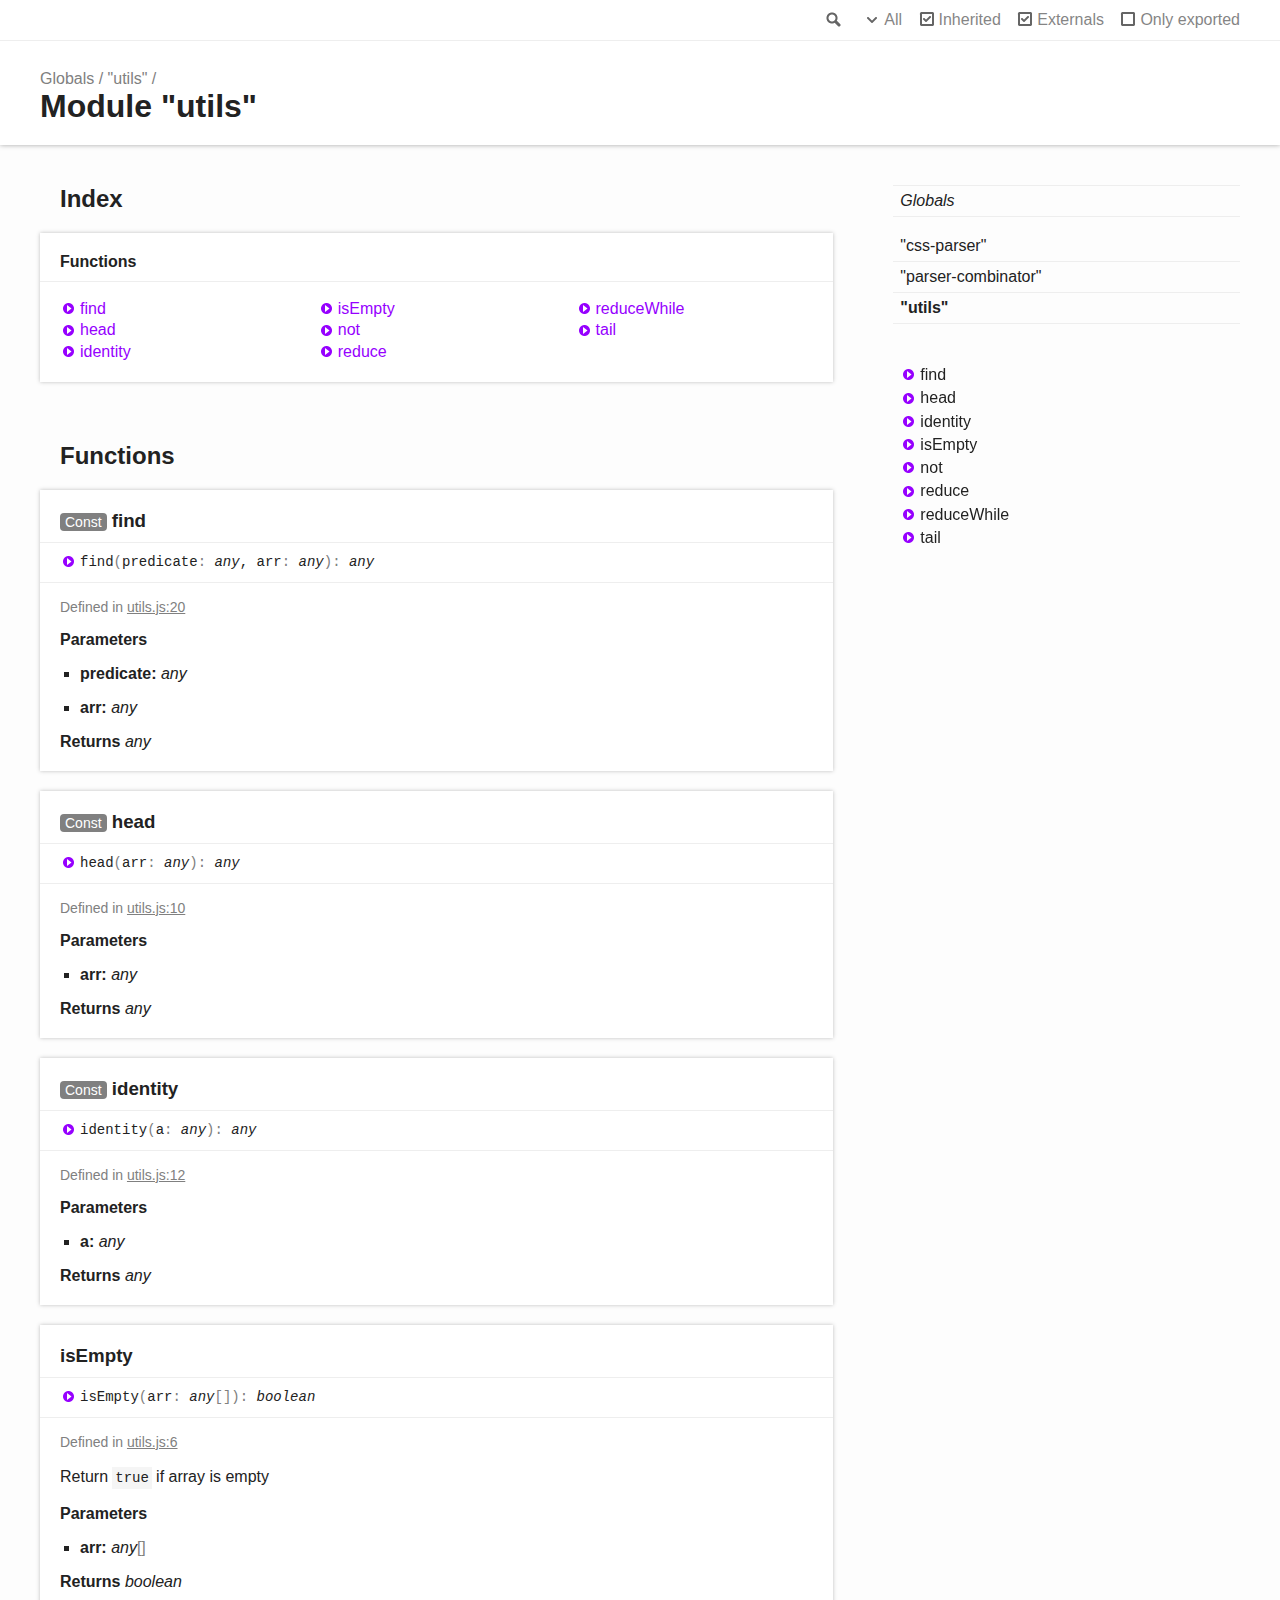
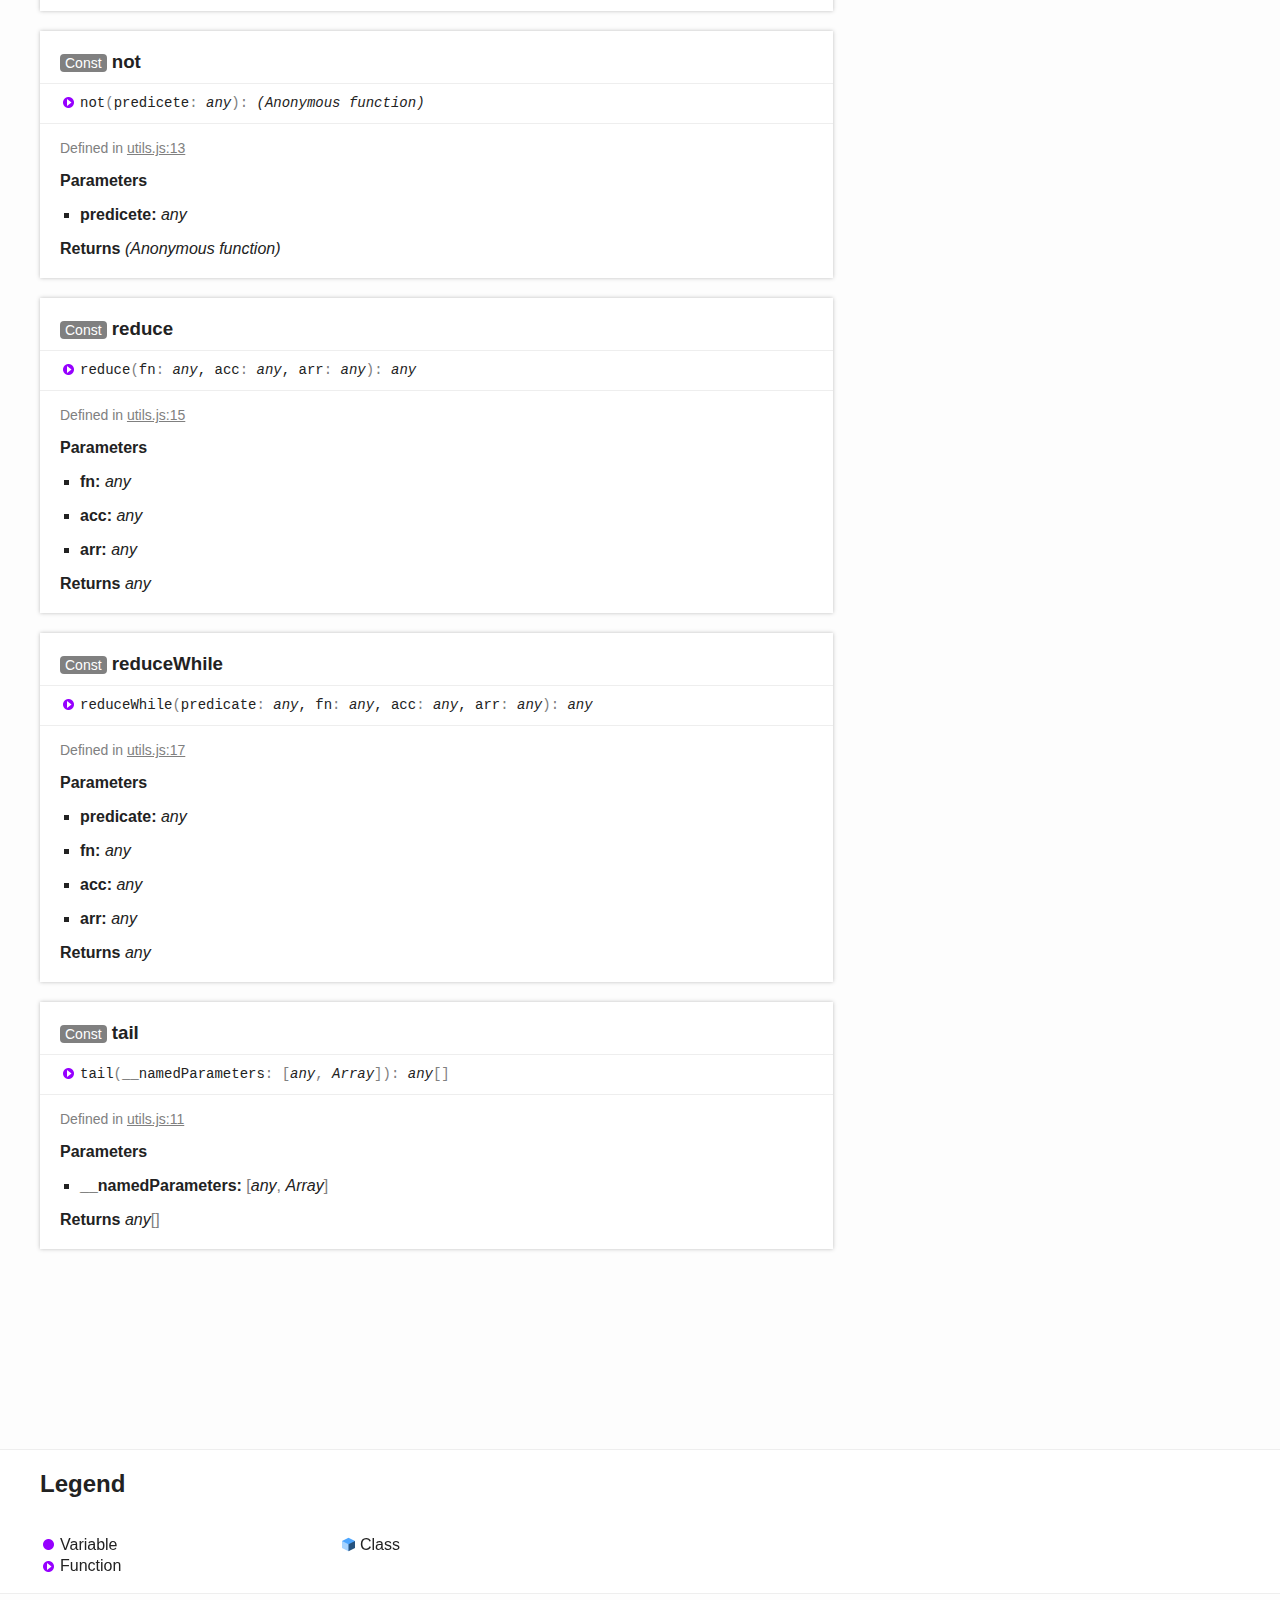
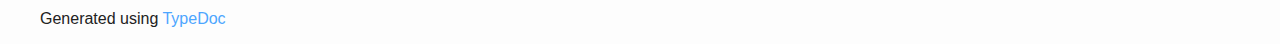
<file: docs/modules/_utils_.html>
<!doctype html>
<html class="default no-js">
<head>
	<meta charset="utf-8">
	<meta http-equiv="X-UA-Compatible" content="IE=edge">
	<title>&quot;utils&quot; | </title>
	<meta name="description" content="Documentation for ">
	<meta name="viewport" content="width=device-width, initial-scale=1">
	<link rel="stylesheet" href="../assets/css/main.css">
</head>
<body>
<header>
	<div class="tsd-page-toolbar">
		<div class="container">
			<div class="table-wrap">
				<div class="table-cell" id="tsd-search" data-index="../assets/js/search.json" data-base="..">
					<div class="field">
						<label for="tsd-search-field" class="tsd-widget search no-caption">Search</label>
						<input id="tsd-search-field" type="text" />
					</div>
					<ul class="results">
						<li class="state loading">Preparing search index...</li>
						<li class="state failure">The search index is not available</li>
					</ul>
					<a href="../index.html" class="title"></a>
				</div>
				<div class="table-cell" id="tsd-widgets">
					<div id="tsd-filter">
						<a href="#" class="tsd-widget options no-caption" data-toggle="options">Options</a>
						<div class="tsd-filter-group">
							<div class="tsd-select" id="tsd-filter-visibility">
								<span class="tsd-select-label">All</span>
								<ul class="tsd-select-list">
									<li data-value="public">Public</li>
									<li data-value="protected">Public/Protected</li>
									<li data-value="private" class="selected">All</li>
								</ul>
							</div>
							<input type="checkbox" id="tsd-filter-inherited" checked />
							<label class="tsd-widget" for="tsd-filter-inherited">Inherited</label>
							<input type="checkbox" id="tsd-filter-externals" checked />
							<label class="tsd-widget" for="tsd-filter-externals">Externals</label>
							<input type="checkbox" id="tsd-filter-only-exported" />
							<label class="tsd-widget" for="tsd-filter-only-exported">Only exported</label>
						</div>
					</div>
					<a href="#" class="tsd-widget menu no-caption" data-toggle="menu">Menu</a>
				</div>
			</div>
		</div>
	</div>
	<div class="tsd-page-title">
		<div class="container">
			<ul class="tsd-breadcrumb">
				<li>
					<a href="../globals.html">Globals</a>
				</li>
				<li>
					<a href="_utils_.html">&quot;utils&quot;</a>
				</li>
			</ul>
			<h1>Module &quot;utils&quot;</h1>
		</div>
	</div>
</header>
<div class="container container-main">
	<div class="row">
		<div class="col-8 col-content">
			<section class="tsd-panel-group tsd-index-group">
				<h2>Index</h2>
				<section class="tsd-panel tsd-index-panel">
					<div class="tsd-index-content">
						<section class="tsd-index-section ">
							<h3>Functions</h3>
							<ul class="tsd-index-list">
								<li class="tsd-kind-function tsd-parent-kind-module"><a href="_utils_.html#find" class="tsd-kind-icon">find</a></li>
								<li class="tsd-kind-function tsd-parent-kind-module"><a href="_utils_.html#head" class="tsd-kind-icon">head</a></li>
								<li class="tsd-kind-function tsd-parent-kind-module"><a href="_utils_.html#identity" class="tsd-kind-icon">identity</a></li>
								<li class="tsd-kind-function tsd-parent-kind-module"><a href="_utils_.html#isempty" class="tsd-kind-icon">is<wbr>Empty</a></li>
								<li class="tsd-kind-function tsd-parent-kind-module"><a href="_utils_.html#not" class="tsd-kind-icon">not</a></li>
								<li class="tsd-kind-function tsd-parent-kind-module"><a href="_utils_.html#reduce" class="tsd-kind-icon">reduce</a></li>
								<li class="tsd-kind-function tsd-parent-kind-module"><a href="_utils_.html#reducewhile" class="tsd-kind-icon">reduce<wbr>While</a></li>
								<li class="tsd-kind-function tsd-parent-kind-module"><a href="_utils_.html#tail" class="tsd-kind-icon">tail</a></li>
							</ul>
						</section>
					</div>
				</section>
			</section>
			<section class="tsd-panel-group tsd-member-group ">
				<h2>Functions</h2>
				<section class="tsd-panel tsd-member tsd-kind-function tsd-parent-kind-module">
					<a name="find" class="tsd-anchor"></a>
					<h3><span class="tsd-flag ts-flagConst">Const</span> find</h3>
					<ul class="tsd-signatures tsd-kind-function tsd-parent-kind-module">
						<li class="tsd-signature tsd-kind-icon">find<span class="tsd-signature-symbol">(</span>predicate<span class="tsd-signature-symbol">: </span><span class="tsd-signature-type">any</span>, arr<span class="tsd-signature-symbol">: </span><span class="tsd-signature-type">any</span><span class="tsd-signature-symbol">)</span><span class="tsd-signature-symbol">: </span><span class="tsd-signature-type">any</span></li>
					</ul>
					<ul class="tsd-descriptions">
						<li class="tsd-description">
							<aside class="tsd-sources">
								<ul>
									<li>Defined in <a href="https://github.com/neformal13/computer-science-lectures/blob/0aba1d7/src/utils.js#L20">utils.js:20</a></li>
								</ul>
							</aside>
							<h4 class="tsd-parameters-title">Parameters</h4>
							<ul class="tsd-parameters">
								<li>
									<h5>predicate: <span class="tsd-signature-type">any</span></h5>
								</li>
								<li>
									<h5>arr: <span class="tsd-signature-type">any</span></h5>
								</li>
							</ul>
							<h4 class="tsd-returns-title">Returns <span class="tsd-signature-type">any</span></h4>
						</li>
					</ul>
				</section>
				<section class="tsd-panel tsd-member tsd-kind-function tsd-parent-kind-module">
					<a name="head" class="tsd-anchor"></a>
					<h3><span class="tsd-flag ts-flagConst">Const</span> head</h3>
					<ul class="tsd-signatures tsd-kind-function tsd-parent-kind-module">
						<li class="tsd-signature tsd-kind-icon">head<span class="tsd-signature-symbol">(</span>arr<span class="tsd-signature-symbol">: </span><span class="tsd-signature-type">any</span><span class="tsd-signature-symbol">)</span><span class="tsd-signature-symbol">: </span><span class="tsd-signature-type">any</span></li>
					</ul>
					<ul class="tsd-descriptions">
						<li class="tsd-description">
							<aside class="tsd-sources">
								<ul>
									<li>Defined in <a href="https://github.com/neformal13/computer-science-lectures/blob/0aba1d7/src/utils.js#L10">utils.js:10</a></li>
								</ul>
							</aside>
							<h4 class="tsd-parameters-title">Parameters</h4>
							<ul class="tsd-parameters">
								<li>
									<h5>arr: <span class="tsd-signature-type">any</span></h5>
								</li>
							</ul>
							<h4 class="tsd-returns-title">Returns <span class="tsd-signature-type">any</span></h4>
						</li>
					</ul>
				</section>
				<section class="tsd-panel tsd-member tsd-kind-function tsd-parent-kind-module">
					<a name="identity" class="tsd-anchor"></a>
					<h3><span class="tsd-flag ts-flagConst">Const</span> identity</h3>
					<ul class="tsd-signatures tsd-kind-function tsd-parent-kind-module">
						<li class="tsd-signature tsd-kind-icon">identity<span class="tsd-signature-symbol">(</span>a<span class="tsd-signature-symbol">: </span><span class="tsd-signature-type">any</span><span class="tsd-signature-symbol">)</span><span class="tsd-signature-symbol">: </span><span class="tsd-signature-type">any</span></li>
					</ul>
					<ul class="tsd-descriptions">
						<li class="tsd-description">
							<aside class="tsd-sources">
								<ul>
									<li>Defined in <a href="https://github.com/neformal13/computer-science-lectures/blob/0aba1d7/src/utils.js#L12">utils.js:12</a></li>
								</ul>
							</aside>
							<h4 class="tsd-parameters-title">Parameters</h4>
							<ul class="tsd-parameters">
								<li>
									<h5>a: <span class="tsd-signature-type">any</span></h5>
								</li>
							</ul>
							<h4 class="tsd-returns-title">Returns <span class="tsd-signature-type">any</span></h4>
						</li>
					</ul>
				</section>
				<section class="tsd-panel tsd-member tsd-kind-function tsd-parent-kind-module">
					<a name="isempty" class="tsd-anchor"></a>
					<h3>is<wbr>Empty</h3>
					<ul class="tsd-signatures tsd-kind-function tsd-parent-kind-module">
						<li class="tsd-signature tsd-kind-icon">is<wbr>Empty<span class="tsd-signature-symbol">(</span>arr<span class="tsd-signature-symbol">: </span><span class="tsd-signature-type">any</span><span class="tsd-signature-symbol">[]</span><span class="tsd-signature-symbol">)</span><span class="tsd-signature-symbol">: </span><span class="tsd-signature-type">boolean</span></li>
					</ul>
					<ul class="tsd-descriptions">
						<li class="tsd-description">
							<aside class="tsd-sources">
								<ul>
									<li>Defined in <a href="https://github.com/neformal13/computer-science-lectures/blob/0aba1d7/src/utils.js#L6">utils.js:6</a></li>
								</ul>
							</aside>
							<div class="tsd-comment tsd-typography">
								<div class="lead">
									<p>Return <code>true</code> if array is empty</p>
								</div>
							</div>
							<h4 class="tsd-parameters-title">Parameters</h4>
							<ul class="tsd-parameters">
								<li>
									<h5>arr: <span class="tsd-signature-type">any</span><span class="tsd-signature-symbol">[]</span></h5>
								</li>
							</ul>
							<h4 class="tsd-returns-title">Returns <span class="tsd-signature-type">boolean</span></h4>
						</li>
					</ul>
				</section>
				<section class="tsd-panel tsd-member tsd-kind-function tsd-parent-kind-module">
					<a name="not" class="tsd-anchor"></a>
					<h3><span class="tsd-flag ts-flagConst">Const</span> not</h3>
					<ul class="tsd-signatures tsd-kind-function tsd-parent-kind-module">
						<li class="tsd-signature tsd-kind-icon">not<span class="tsd-signature-symbol">(</span>predicete<span class="tsd-signature-symbol">: </span><span class="tsd-signature-type">any</span><span class="tsd-signature-symbol">)</span><span class="tsd-signature-symbol">: </span><span class="tsd-signature-type">(Anonymous function)</span></li>
					</ul>
					<ul class="tsd-descriptions">
						<li class="tsd-description">
							<aside class="tsd-sources">
								<ul>
									<li>Defined in <a href="https://github.com/neformal13/computer-science-lectures/blob/0aba1d7/src/utils.js#L13">utils.js:13</a></li>
								</ul>
							</aside>
							<h4 class="tsd-parameters-title">Parameters</h4>
							<ul class="tsd-parameters">
								<li>
									<h5>predicete: <span class="tsd-signature-type">any</span></h5>
								</li>
							</ul>
							<h4 class="tsd-returns-title">Returns <span class="tsd-signature-type">(Anonymous function)</span></h4>
						</li>
					</ul>
				</section>
				<section class="tsd-panel tsd-member tsd-kind-function tsd-parent-kind-module">
					<a name="reduce" class="tsd-anchor"></a>
					<h3><span class="tsd-flag ts-flagConst">Const</span> reduce</h3>
					<ul class="tsd-signatures tsd-kind-function tsd-parent-kind-module">
						<li class="tsd-signature tsd-kind-icon">reduce<span class="tsd-signature-symbol">(</span>fn<span class="tsd-signature-symbol">: </span><span class="tsd-signature-type">any</span>, acc<span class="tsd-signature-symbol">: </span><span class="tsd-signature-type">any</span>, arr<span class="tsd-signature-symbol">: </span><span class="tsd-signature-type">any</span><span class="tsd-signature-symbol">)</span><span class="tsd-signature-symbol">: </span><span class="tsd-signature-type">any</span></li>
					</ul>
					<ul class="tsd-descriptions">
						<li class="tsd-description">
							<aside class="tsd-sources">
								<ul>
									<li>Defined in <a href="https://github.com/neformal13/computer-science-lectures/blob/0aba1d7/src/utils.js#L15">utils.js:15</a></li>
								</ul>
							</aside>
							<h4 class="tsd-parameters-title">Parameters</h4>
							<ul class="tsd-parameters">
								<li>
									<h5>fn: <span class="tsd-signature-type">any</span></h5>
								</li>
								<li>
									<h5>acc: <span class="tsd-signature-type">any</span></h5>
								</li>
								<li>
									<h5>arr: <span class="tsd-signature-type">any</span></h5>
								</li>
							</ul>
							<h4 class="tsd-returns-title">Returns <span class="tsd-signature-type">any</span></h4>
						</li>
					</ul>
				</section>
				<section class="tsd-panel tsd-member tsd-kind-function tsd-parent-kind-module">
					<a name="reducewhile" class="tsd-anchor"></a>
					<h3><span class="tsd-flag ts-flagConst">Const</span> reduce<wbr>While</h3>
					<ul class="tsd-signatures tsd-kind-function tsd-parent-kind-module">
						<li class="tsd-signature tsd-kind-icon">reduce<wbr>While<span class="tsd-signature-symbol">(</span>predicate<span class="tsd-signature-symbol">: </span><span class="tsd-signature-type">any</span>, fn<span class="tsd-signature-symbol">: </span><span class="tsd-signature-type">any</span>, acc<span class="tsd-signature-symbol">: </span><span class="tsd-signature-type">any</span>, arr<span class="tsd-signature-symbol">: </span><span class="tsd-signature-type">any</span><span class="tsd-signature-symbol">)</span><span class="tsd-signature-symbol">: </span><span class="tsd-signature-type">any</span></li>
					</ul>
					<ul class="tsd-descriptions">
						<li class="tsd-description">
							<aside class="tsd-sources">
								<ul>
									<li>Defined in <a href="https://github.com/neformal13/computer-science-lectures/blob/0aba1d7/src/utils.js#L17">utils.js:17</a></li>
								</ul>
							</aside>
							<h4 class="tsd-parameters-title">Parameters</h4>
							<ul class="tsd-parameters">
								<li>
									<h5>predicate: <span class="tsd-signature-type">any</span></h5>
								</li>
								<li>
									<h5>fn: <span class="tsd-signature-type">any</span></h5>
								</li>
								<li>
									<h5>acc: <span class="tsd-signature-type">any</span></h5>
								</li>
								<li>
									<h5>arr: <span class="tsd-signature-type">any</span></h5>
								</li>
							</ul>
							<h4 class="tsd-returns-title">Returns <span class="tsd-signature-type">any</span></h4>
						</li>
					</ul>
				</section>
				<section class="tsd-panel tsd-member tsd-kind-function tsd-parent-kind-module">
					<a name="tail" class="tsd-anchor"></a>
					<h3><span class="tsd-flag ts-flagConst">Const</span> tail</h3>
					<ul class="tsd-signatures tsd-kind-function tsd-parent-kind-module">
						<li class="tsd-signature tsd-kind-icon">tail<span class="tsd-signature-symbol">(</span>__namedParameters<span class="tsd-signature-symbol">: </span><span class="tsd-signature-symbol">[</span><span class="tsd-signature-type">any</span><span class="tsd-signature-symbol">, </span><span class="tsd-signature-type">Array</span><span class="tsd-signature-symbol">]</span><span class="tsd-signature-symbol">)</span><span class="tsd-signature-symbol">: </span><span class="tsd-signature-type">any</span><span class="tsd-signature-symbol">[]</span></li>
					</ul>
					<ul class="tsd-descriptions">
						<li class="tsd-description">
							<aside class="tsd-sources">
								<ul>
									<li>Defined in <a href="https://github.com/neformal13/computer-science-lectures/blob/0aba1d7/src/utils.js#L11">utils.js:11</a></li>
								</ul>
							</aside>
							<h4 class="tsd-parameters-title">Parameters</h4>
							<ul class="tsd-parameters">
								<li>
									<h5>__namedParameters: <span class="tsd-signature-symbol">[</span><span class="tsd-signature-type">any</span><span class="tsd-signature-symbol">, </span><span class="tsd-signature-type">Array</span><span class="tsd-signature-symbol">]</span></h5>
								</li>
							</ul>
							<h4 class="tsd-returns-title">Returns <span class="tsd-signature-type">any</span><span class="tsd-signature-symbol">[]</span></h4>
						</li>
					</ul>
				</section>
			</section>
		</div>
		<div class="col-4 col-menu menu-sticky-wrap menu-highlight">
			<nav class="tsd-navigation primary">
				<ul>
					<li class="globals  ">
						<a href="../globals.html"><em>Globals</em></a>
					</li>
					<li class=" tsd-kind-module">
						<a href="_css_parser_.html">&quot;css-<wbr>parser&quot;</a>
					</li>
					<li class=" tsd-kind-module">
						<a href="_parser_combinator_.html">&quot;parser-<wbr>combinator&quot;</a>
					</li>
					<li class="current tsd-kind-module">
						<a href="_utils_.html">&quot;utils&quot;</a>
					</li>
				</ul>
			</nav>
			<nav class="tsd-navigation secondary menu-sticky">
				<ul class="before-current">
					<li class=" tsd-kind-function tsd-parent-kind-module">
						<a href="_utils_.html#find" class="tsd-kind-icon">find</a>
					</li>
					<li class=" tsd-kind-function tsd-parent-kind-module">
						<a href="_utils_.html#head" class="tsd-kind-icon">head</a>
					</li>
					<li class=" tsd-kind-function tsd-parent-kind-module">
						<a href="_utils_.html#identity" class="tsd-kind-icon">identity</a>
					</li>
					<li class=" tsd-kind-function tsd-parent-kind-module">
						<a href="_utils_.html#isempty" class="tsd-kind-icon">is<wbr>Empty</a>
					</li>
					<li class=" tsd-kind-function tsd-parent-kind-module">
						<a href="_utils_.html#not" class="tsd-kind-icon">not</a>
					</li>
					<li class=" tsd-kind-function tsd-parent-kind-module">
						<a href="_utils_.html#reduce" class="tsd-kind-icon">reduce</a>
					</li>
					<li class=" tsd-kind-function tsd-parent-kind-module">
						<a href="_utils_.html#reducewhile" class="tsd-kind-icon">reduce<wbr>While</a>
					</li>
					<li class=" tsd-kind-function tsd-parent-kind-module">
						<a href="_utils_.html#tail" class="tsd-kind-icon">tail</a>
					</li>
				</ul>
			</nav>
		</div>
	</div>
</div>
<footer class="with-border-bottom">
	<div class="container">
		<h2>Legend</h2>
		<div class="tsd-legend-group">
			<ul class="tsd-legend">
				<li class="tsd-kind-variable"><span class="tsd-kind-icon">Variable</span></li>
				<li class="tsd-kind-function"><span class="tsd-kind-icon">Function</span></li>
			</ul>
			<ul class="tsd-legend">
				<li class="tsd-kind-class"><span class="tsd-kind-icon">Class</span></li>
			</ul>
		</div>
	</div>
</footer>
<div class="container tsd-generator">
	<p>Generated using <a href="https://typedoc.org/" target="_blank">TypeDoc</a></p>
</div>
<div class="overlay"></div>
<script src="../assets/js/main.js"></script>
</body>
</html>
</file>
<file: styles/common.css>
body {
  background: var(--background);
  font-family: PT Serif, serif;
  margin: 0;
}
code {
  font-family: PT Mono, monospace;
}

h1 {
  text-align: center;
  font-size: 4rem;
}

h2 {
  font-size: 3rem;
}
h3 {
  font-size: 2rem;
}

section {
  min-height: 100vh;
  padding: 2rem;
  width: 60rem;
  margin: auto;
}

img {
  display: block;
  object-fit: contain;
  height: 100vh;
  width: 100vw;
  object-fit: contain;
  position: relative;
  left: 30rem;
  transform: translate(-50vw, 0);
}
</file>
